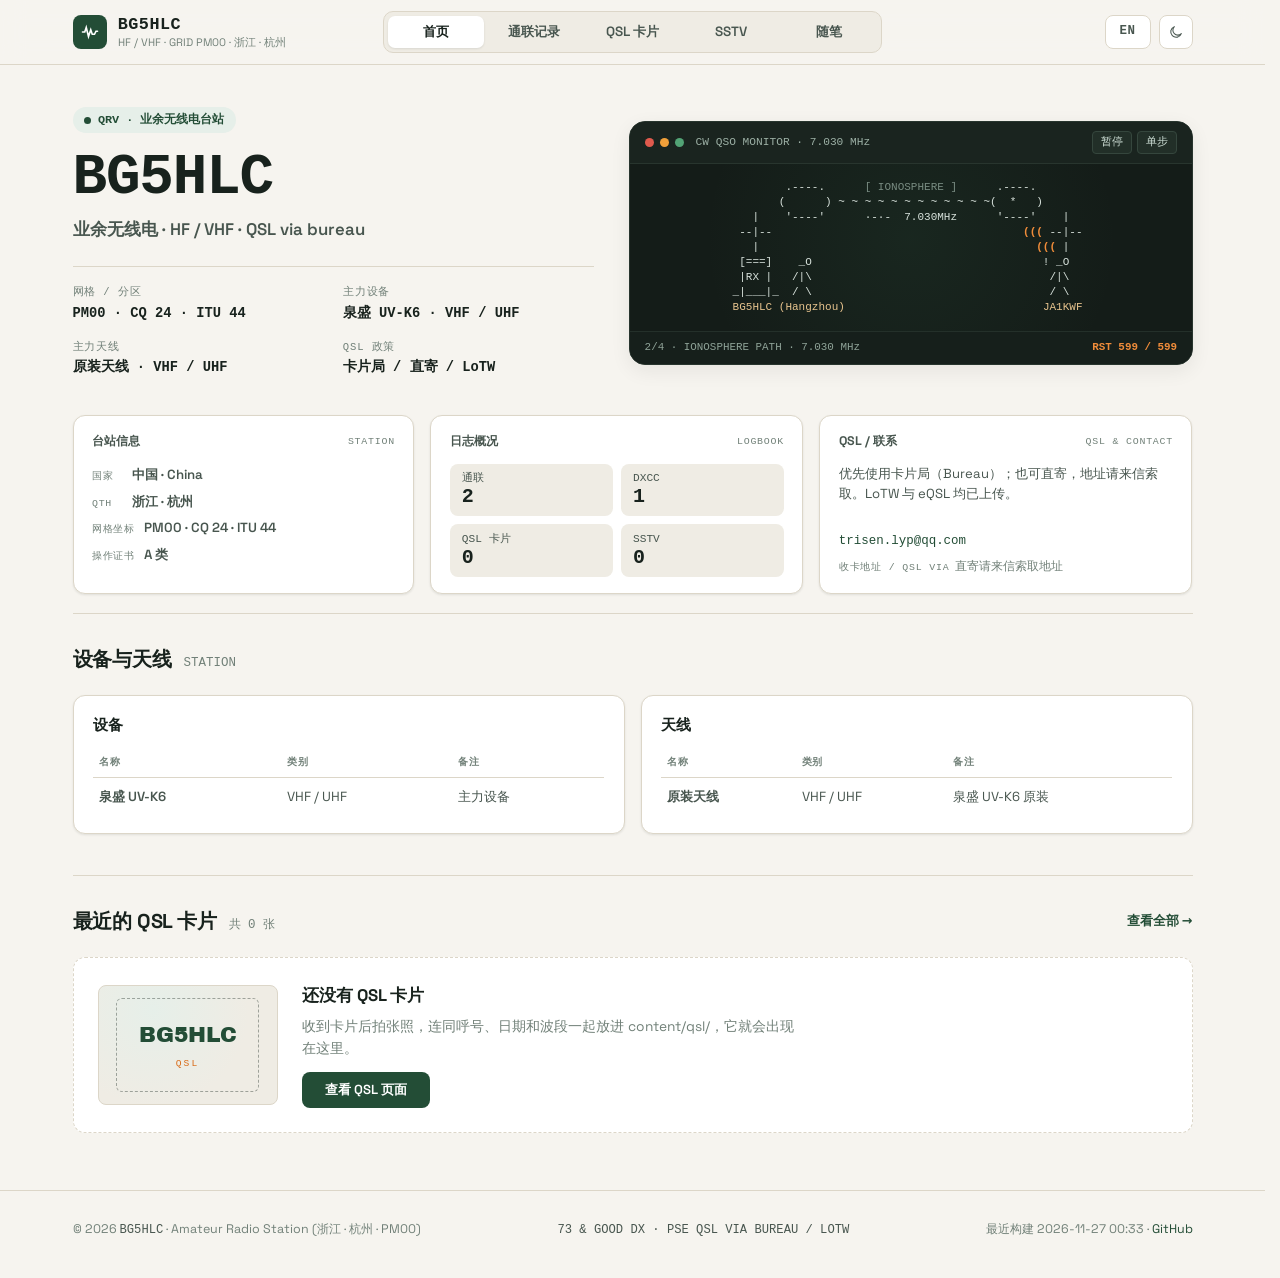
<file: index.html>
<!doctype html>
<html lang="zh-CN" data-theme="light" data-theme-mode="light">
<head>
<meta charset="utf-8">
<meta name="viewport" content="width=device-width, initial-scale=1">
<title>BG5HLC · 首页</title>
<meta name="description" content="记录我的业余无线电通联、交换到的 QSL 卡片、收到的 SSTV 图像，以及折腾天线和设备的笔记。">
<meta name="color-scheme" content="light dark">
<meta name="theme-color" content="#f6f4ef">
<meta name="generator" content="bg5hlc-sitegen 4.0.0">
<meta property="og:type" content="website">
<meta property="og:site_name" content="BG5HLC">
<meta property="og:title" content="BG5HLC · 首页">
<meta property="og:description" content="记录我的业余无线电通联、交换到的 QSL 卡片、收到的 SSTV 图像，以及折腾天线和设备的笔记。">
<link rel="alternate" hreflang="zh-CN" href="https://leeyongpeng.github.io/bg5hlc/index.html"><link rel="alternate" hreflang="en" href="https://leeyongpeng.github.io/bg5hlc/en/index.html">
<link rel="icon" href="assets/favicon.svg" type="image/svg+xml">
<link rel="preload" href="assets/fonts/archivo-black-latin-400.woff2" as="font" type="font/woff2" crossorigin>
<link rel="preload" href="assets/fonts/space-grotesk-latin-var.woff2" as="font" type="font/woff2" crossorigin>
<script>
(function () {
  var root = document.documentElement;
  var saved = null;
  try { saved = localStorage.getItem("bg5hlc-theme"); } catch (e) {}
  var systemDark = window.matchMedia ? window.matchMedia("(prefers-color-scheme: dark)").matches : false;
  var mode = "light";
  if (saved === "light" || saved === "dark") mode = saved;
  else if (saved === "auto") mode = systemDark ? "dark" : "light";
  root.setAttribute("data-theme", mode);
  root.setAttribute("data-theme-mode", mode);
})();
</script>
<link rel="stylesheet" href="assets/css/site-v2.css?v=202611270033">
</head>
<body class="page-home skin-v2">

<a class="skip-link" href="#main">跳到主要内容</a>
<header class="site-header"><div class="wrap header-inner"><a class="brand" href="index.html" aria-label="BG5HLC — 返回首页"><span class="brand-badge" aria-hidden="true"><svg viewBox="0 0 24 24" fill="none" stroke="currentColor" stroke-width="2.2" stroke-linecap="round"><path d="M2 12h3l2-6 3 12 3-9 2 6h3l2-4h2"/></svg></span><span class="brand-title"><strong>BG5HLC</strong><span>HF / VHF · GRID PM00 · 浙江 · 杭州</span></span></a><nav class="nav-tabs" aria-label="nav"><a class="nav-tab is-active" href="index.html" aria-current="page">首页</a><a class="nav-tab" href="qso.html">通联记录</a><a class="nav-tab" href="qsl.html">QSL 卡片</a><a class="nav-tab" href="sstv.html">SSTV</a><a class="nav-tab" href="notes.html">随笔</a></nav><div class="header-actions"><a class="lang-btn" href="en/index.html" hreflang="en">EN</a><button type="button" class="theme-btn" id="theme-toggle" data-label-light="切换深色模式" data-label-dark="切换浅色纸白" aria-label="切换深色模式"><span class="theme-icon theme-icon-moon" aria-hidden="true"><svg viewBox="0 0 24 24" fill="none" stroke="currentColor" stroke-width="1.6" stroke-linecap="round" stroke-linejoin="round"><path d="M20 14.5A8.2 8.2 0 1 1 9.5 4a6.6 6.6 0 0 0 10.5 10.5z"/></svg></span><span class="theme-icon theme-icon-sun" aria-hidden="true"><svg viewBox="0 0 24 24" fill="none" stroke="currentColor" stroke-width="1.6" stroke-linecap="round"><circle cx="12" cy="12" r="4.2"/><path d="M12 2.6v2.2M12 19.2v2.2M2.6 12h2.2M19.2 12h2.2M5.4 5.4l1.6 1.6M17 17l1.6 1.6M18.6 5.4L17 7M7 17l-1.6 1.6"/></svg></span></button></div></div></header>
<main id="main" class="wrap">
<section class="hero"><div class="hero-copy"><div class="hero-status"><i class="pulse-dot"></i>QRV · 业余无线电台站</div><h1 class="hero-call">BG5HLC</h1><p class="hero-subtitle">业余无线电 · HF / VHF · QSL via bureau</p><div class="hero-specs"><div><span>网格 / 分区</span><strong>PM00 · CQ 24 · ITU 44</strong></div><div><span>主力设备</span><strong>泉盛 UV-K6 · VHF / UHF</strong></div><div><span>主力天线</span><strong>原装天线 · VHF / UHF</strong></div><div><span>QSL 政策</span><strong>卡片局 / 直寄 / LoTW</strong></div></div></div><div class="ascii-terminal"><div class="terminal-header"><div class="terminal-dots"><i></i><i></i><i></i><span style="margin-left:6px;">CW QSO MONITOR · 7.030 MHz</span></div><div class="terminal-actions"><button type="button" class="t-btn" id="ascii-pause" data-pause="暂停" data-play="播放">暂停</button><button type="button" class="t-btn" id="ascii-step">单步</button></div></div><div class="ascii-viewport"><pre class="ascii-canvas" id="ascii-canvas"></pre></div><div class="terminal-footer"><span id="ascii-status">1/4 · CQ CQ DE BG5HLC K</span><strong>RST 599 / 599</strong></div></div></section><section class="console-strip" aria-label="station overview"><div class="strip-card"><div class="strip-head">台站信息 <span>STATION</span></div><div class="info-lines"><div class="info-line"><span>国家</span><strong>中国 · China</strong></div><div class="info-line"><span>QTH</span><strong>浙江 · 杭州</strong></div><div class="info-line"><span>网格坐标</span><strong>PM00 · CQ 24 · ITU 44</strong></div><div class="info-line"><span>操作证书</span><strong>A 类</strong></div></div></div><div class="strip-card"><div class="strip-head">日志概况 <span>LOGBOOK</span></div><div class="solar-pills logbook-pills"><span class="s-pill">通联 <b>2</b></span><span class="s-pill">DXCC <b>1</b></span><span class="s-pill">QSL 卡片 <b>0</b></span><span class="s-pill">SSTV <b>0</b></span></div></div><div class="strip-card"><div class="strip-head">QSL / 联系 <span>QSL &amp; CONTACT</span></div><div class="strip-card-body"><p class="strip-text">优先使用卡片局（Bureau）；也可直寄，地址请来信索取。LoTW 与 eQSL 均已上传。</p><div class="contact-links"><a href="mailto:trisen.lyp@qq.com">trisen.lyp@qq.com</a><span class="contact-line"><span>收卡地址 / QSL VIA</span>直寄请来信索取地址</span></div></div></div></section><section class="section-block" id="station"><div class="section-bar"><div class="section-heading"><h2>设备与天线</h2><span>STATION</span></div></div><section class="station-grid"><div class="panel"><h2 class="panel-title">设备</h2><table class="spec-table"><thead><tr><th scope="col">名称</th><th scope="col">类别</th><th scope="col">备注</th></tr></thead><tbody><tr><td class="spec-name">泉盛 UV-K6</td><td>VHF / UHF</td><td class="muted">主力设备</td></tr></tbody></table></div><div class="panel"><h2 class="panel-title">天线</h2><table class="spec-table"><thead><tr><th scope="col">名称</th><th scope="col">类别</th><th scope="col">备注</th></tr></thead><tbody><tr><td class="spec-name">原装天线</td><td>VHF / UHF</td><td class="muted">泉盛 UV-K6 原装</td></tr></tbody></table></div></section></section><section class="section-block" id="qsl"><div class="section-bar"><div class="section-heading"><h2>最近的 QSL 卡片</h2><span>共 0 张</span></div><a class="text-link" href="qsl.html">查看全部 <span aria-hidden="true">→</span></a></div><div class="qsl-empty"><div class="qsl-empty-art" aria-hidden="true"><span>BG5HLC</span><small>QSL</small></div><div class="qsl-empty-copy"><h3>还没有 QSL 卡片</h3><p>收到卡片后拍张照，连同呼号、日期和波段一起放进 content/qsl/，它就会出现在这里。</p><a class="btn-v2" href="qsl.html">查看 QSL 页面</a></div></div></section>
</main>
<footer class="site-footer">
  <div class="wrap footer-inner">
    <span>© 2026 <code>BG5HLC</code> · Amateur Radio Station (浙江 · 杭州 · PM00)</span>
    <span><code>73 &amp; GOOD DX · PSE QSL VIA BUREAU / LOTW</code></span>
    <span>最近构建 2026-11-27 00:33 · <a href="https://github.com/leeyongpeng" target="_blank" rel="noopener">GitHub</a></span>
  </div>
</footer>

<script src="assets/js/site-v2.js?v=202611270033" defer></script>
</body>
</html>
</file>
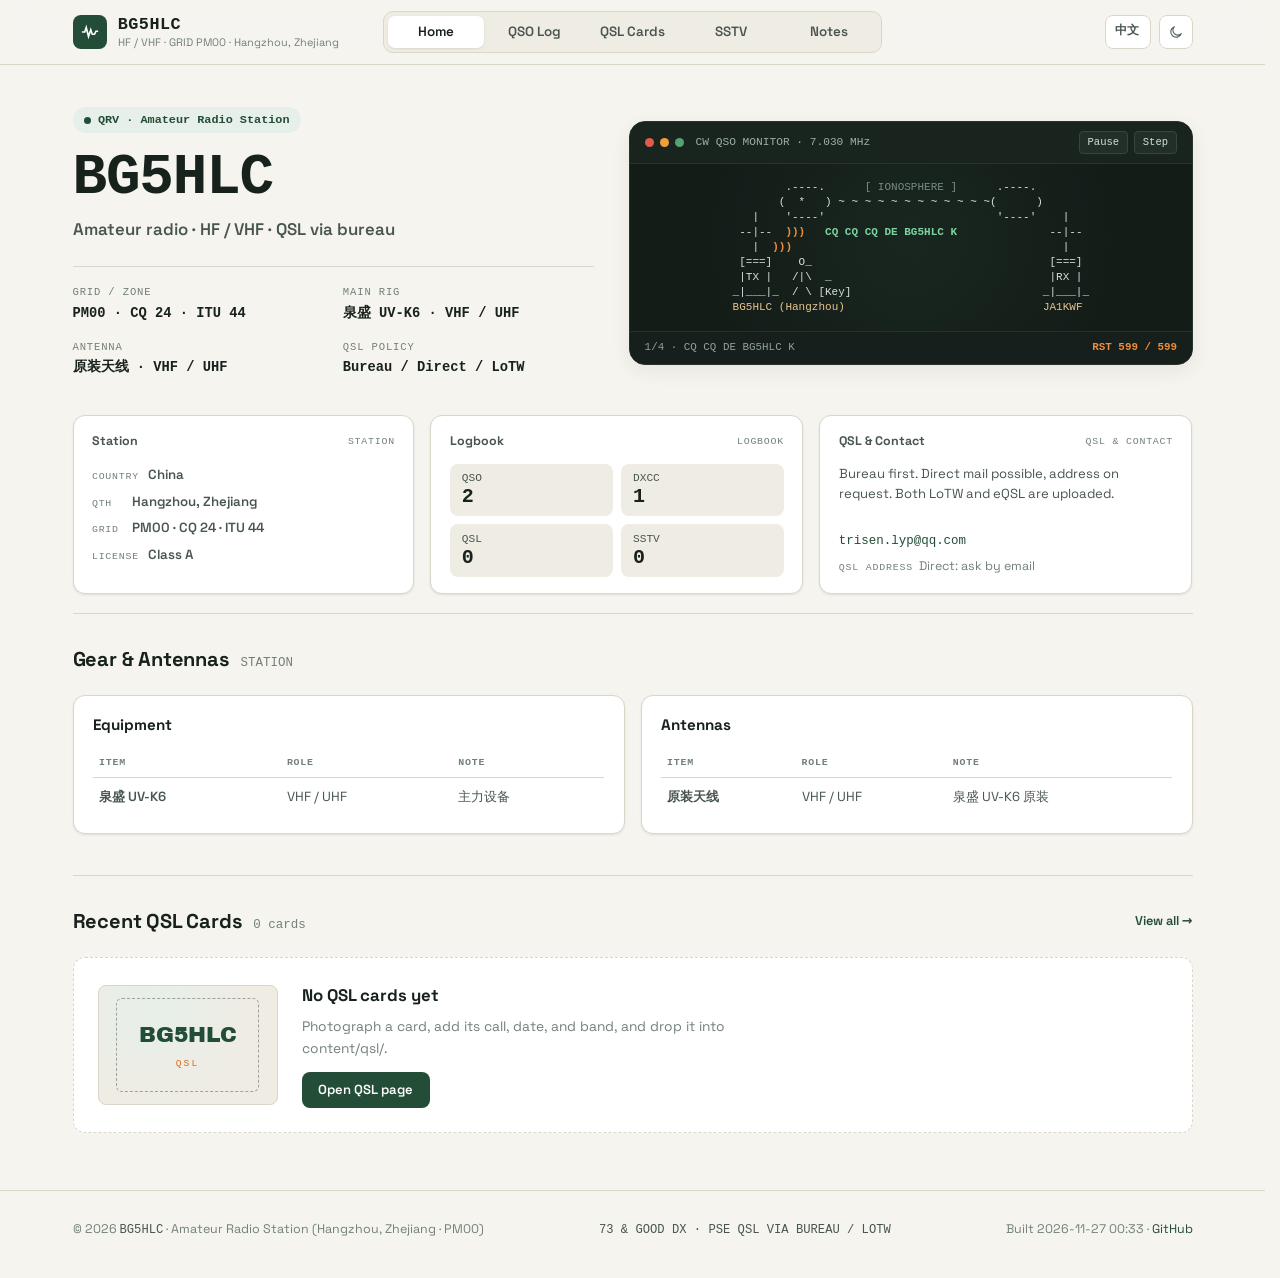
<file: en/index.html>
<!doctype html>
<html lang="en" data-theme="light" data-theme-mode="light">
<head>
<meta charset="utf-8">
<meta name="viewport" content="width=device-width, initial-scale=1">
<title>BG5HLC · Home</title>
<meta name="description" content="A personal logbook of QSOs, QSL cards, and SSTV pictures received on the air.">
<meta name="color-scheme" content="light dark">
<meta name="theme-color" content="#f6f4ef">
<meta name="generator" content="bg5hlc-sitegen 4.0.0">
<meta property="og:type" content="website">
<meta property="og:site_name" content="BG5HLC">
<meta property="og:title" content="BG5HLC · Home">
<meta property="og:description" content="A personal logbook of QSOs, QSL cards, and SSTV pictures received on the air.">
<link rel="alternate" hreflang="zh-CN" href="https://leeyongpeng.github.io/bg5hlc/index.html"><link rel="alternate" hreflang="en" href="https://leeyongpeng.github.io/bg5hlc/en/index.html">
<link rel="icon" href="../assets/favicon.svg" type="image/svg+xml">
<link rel="preload" href="../assets/fonts/archivo-black-latin-400.woff2" as="font" type="font/woff2" crossorigin>
<link rel="preload" href="../assets/fonts/space-grotesk-latin-var.woff2" as="font" type="font/woff2" crossorigin>
<script>
(function () {
  var root = document.documentElement;
  var saved = null;
  try { saved = localStorage.getItem("bg5hlc-theme"); } catch (e) {}
  var systemDark = window.matchMedia ? window.matchMedia("(prefers-color-scheme: dark)").matches : false;
  var mode = "light";
  if (saved === "light" || saved === "dark") mode = saved;
  else if (saved === "auto") mode = systemDark ? "dark" : "light";
  root.setAttribute("data-theme", mode);
  root.setAttribute("data-theme-mode", mode);
})();
</script>
<link rel="stylesheet" href="../assets/css/site-v2.css?v=202611270033">
</head>
<body class="page-home skin-v2">

<a class="skip-link" href="#main">Skip to content</a>
<header class="site-header"><div class="wrap header-inner"><a class="brand" href="../en/index.html" aria-label="BG5HLC — Back to home"><span class="brand-badge" aria-hidden="true"><svg viewBox="0 0 24 24" fill="none" stroke="currentColor" stroke-width="2.2" stroke-linecap="round"><path d="M2 12h3l2-6 3 12 3-9 2 6h3l2-4h2"/></svg></span><span class="brand-title"><strong>BG5HLC</strong><span>HF / VHF · GRID PM00 · Hangzhou, Zhejiang</span></span></a><nav class="nav-tabs" aria-label="nav"><a class="nav-tab is-active" href="../en/index.html" aria-current="page">Home</a><a class="nav-tab" href="../en/qso.html">QSO Log</a><a class="nav-tab" href="../en/qsl.html">QSL Cards</a><a class="nav-tab" href="../en/sstv.html">SSTV</a><a class="nav-tab" href="../en/notes.html">Notes</a></nav><div class="header-actions"><a class="lang-btn" href="../index.html" hreflang="zh">中文</a><button type="button" class="theme-btn" id="theme-toggle" data-label-light="Switch to dark" data-label-dark="Switch to light" aria-label="Switch to dark"><span class="theme-icon theme-icon-moon" aria-hidden="true"><svg viewBox="0 0 24 24" fill="none" stroke="currentColor" stroke-width="1.6" stroke-linecap="round" stroke-linejoin="round"><path d="M20 14.5A8.2 8.2 0 1 1 9.5 4a6.6 6.6 0 0 0 10.5 10.5z"/></svg></span><span class="theme-icon theme-icon-sun" aria-hidden="true"><svg viewBox="0 0 24 24" fill="none" stroke="currentColor" stroke-width="1.6" stroke-linecap="round"><circle cx="12" cy="12" r="4.2"/><path d="M12 2.6v2.2M12 19.2v2.2M2.6 12h2.2M19.2 12h2.2M5.4 5.4l1.6 1.6M17 17l1.6 1.6M18.6 5.4L17 7M7 17l-1.6 1.6"/></svg></span></button></div></div></header>
<main id="main" class="wrap">
<section class="hero"><div class="hero-copy"><div class="hero-status"><i class="pulse-dot"></i>QRV · Amateur Radio Station</div><h1 class="hero-call">BG5HLC</h1><p class="hero-subtitle">Amateur radio · HF / VHF · QSL via bureau</p><div class="hero-specs"><div><span>GRID / ZONE</span><strong>PM00 · CQ 24 · ITU 44</strong></div><div><span>MAIN RIG</span><strong>泉盛 UV-K6 · VHF / UHF</strong></div><div><span>ANTENNA</span><strong>原装天线 · VHF / UHF</strong></div><div><span>QSL POLICY</span><strong>Bureau / Direct / LoTW</strong></div></div></div><div class="ascii-terminal"><div class="terminal-header"><div class="terminal-dots"><i></i><i></i><i></i><span style="margin-left:6px;">CW QSO MONITOR · 7.030 MHz</span></div><div class="terminal-actions"><button type="button" class="t-btn" id="ascii-pause" data-pause="Pause" data-play="Play">Pause</button><button type="button" class="t-btn" id="ascii-step">Step</button></div></div><div class="ascii-viewport"><pre class="ascii-canvas" id="ascii-canvas"></pre></div><div class="terminal-footer"><span id="ascii-status">1/4 · CQ CQ DE BG5HLC K</span><strong>RST 599 / 599</strong></div></div></section><section class="console-strip" aria-label="station overview"><div class="strip-card"><div class="strip-head">Station <span>STATION</span></div><div class="info-lines"><div class="info-line"><span>Country</span><strong>China</strong></div><div class="info-line"><span>QTH</span><strong>Hangzhou, Zhejiang</strong></div><div class="info-line"><span>Grid</span><strong>PM00 · CQ 24 · ITU 44</strong></div><div class="info-line"><span>License</span><strong>Class A</strong></div></div></div><div class="strip-card"><div class="strip-head">Logbook <span>LOGBOOK</span></div><div class="solar-pills logbook-pills"><span class="s-pill">QSO <b>2</b></span><span class="s-pill">DXCC <b>1</b></span><span class="s-pill">QSL <b>0</b></span><span class="s-pill">SSTV <b>0</b></span></div></div><div class="strip-card"><div class="strip-head">QSL &amp; Contact <span>QSL &amp; CONTACT</span></div><div class="strip-card-body"><p class="strip-text">Bureau first. Direct mail possible, address on request. Both LoTW and eQSL are uploaded.</p><div class="contact-links"><a href="mailto:trisen.lyp@qq.com">trisen.lyp@qq.com</a><span class="contact-line"><span>QSL address</span>Direct: ask by email</span></div></div></div></section><section class="section-block" id="station"><div class="section-bar"><div class="section-heading"><h2>Gear &amp; Antennas</h2><span>STATION</span></div></div><section class="station-grid"><div class="panel"><h2 class="panel-title">Equipment</h2><table class="spec-table"><thead><tr><th scope="col">Item</th><th scope="col">Role</th><th scope="col">Note</th></tr></thead><tbody><tr><td class="spec-name">泉盛 UV-K6</td><td>VHF / UHF</td><td class="muted">主力设备</td></tr></tbody></table></div><div class="panel"><h2 class="panel-title">Antennas</h2><table class="spec-table"><thead><tr><th scope="col">Item</th><th scope="col">Role</th><th scope="col">Note</th></tr></thead><tbody><tr><td class="spec-name">原装天线</td><td>VHF / UHF</td><td class="muted">泉盛 UV-K6 原装</td></tr></tbody></table></div></section></section><section class="section-block" id="qsl"><div class="section-bar"><div class="section-heading"><h2>Recent QSL Cards</h2><span>0 cards</span></div><a class="text-link" href="../en/qsl.html">View all <span aria-hidden="true">→</span></a></div><div class="qsl-empty"><div class="qsl-empty-art" aria-hidden="true"><span>BG5HLC</span><small>QSL</small></div><div class="qsl-empty-copy"><h3>No QSL cards yet</h3><p>Photograph a card, add its call, date, and band, and drop it into content/qsl/.</p><a class="btn-v2" href="../en/qsl.html">Open QSL page</a></div></div></section>
</main>
<footer class="site-footer">
  <div class="wrap footer-inner">
    <span>© 2026 <code>BG5HLC</code> · Amateur Radio Station (Hangzhou, Zhejiang · PM00)</span>
    <span><code>73 &amp; GOOD DX · PSE QSL VIA BUREAU / LOTW</code></span>
    <span>Built 2026-11-27 00:33 · <a href="https://github.com/leeyongpeng" target="_blank" rel="noopener">GitHub</a></span>
  </div>
</footer>

<script src="../assets/js/site-v2.js?v=202611270033" defer></script>
</body>
</html>
</file>
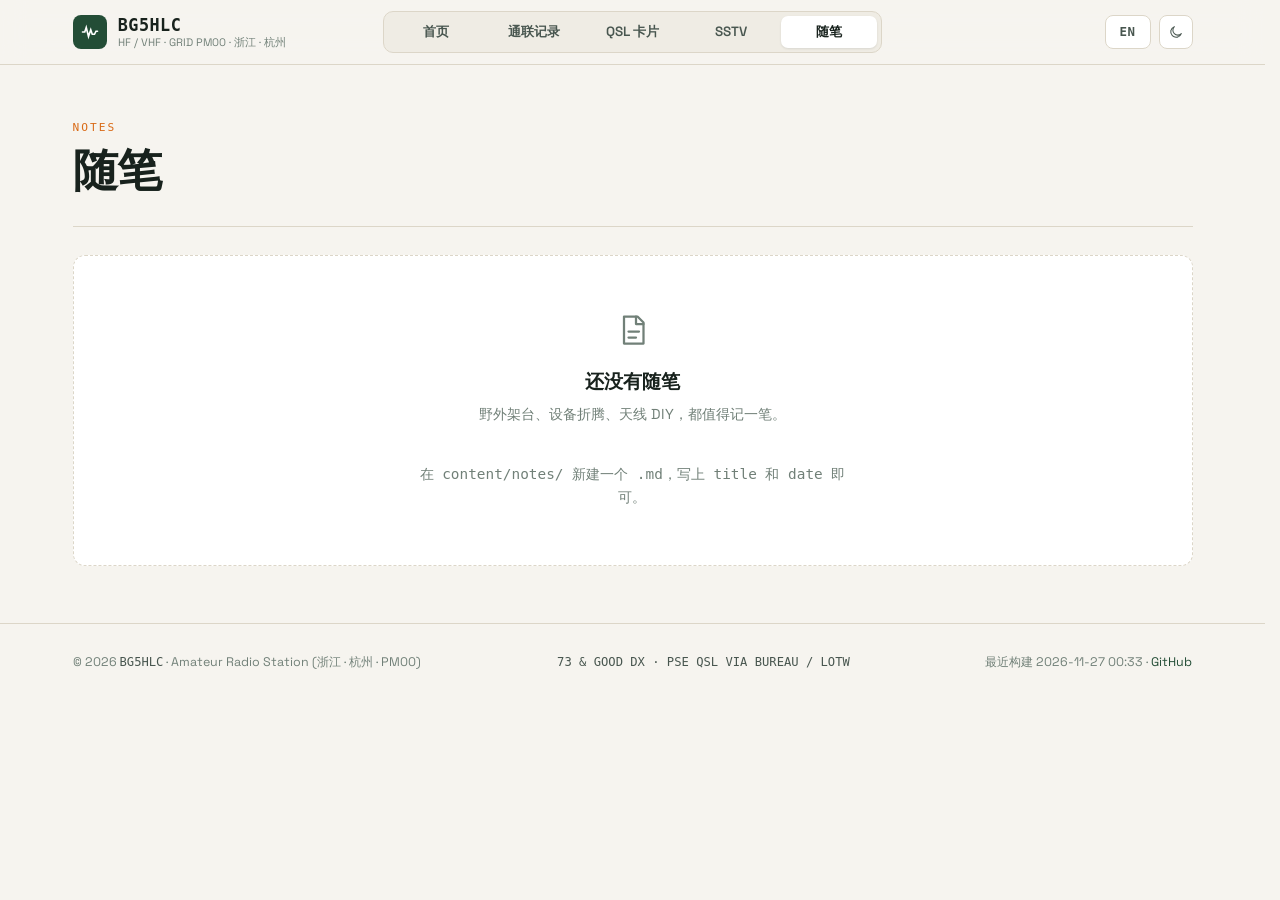
<file: notes.html>
<!doctype html>
<html lang="zh-CN" data-theme="light" data-theme-mode="light">
<head>
<meta charset="utf-8">
<meta name="viewport" content="width=device-width, initial-scale=1">
<title>随笔 — BG5HLC</title>
<meta name="description" content="架台记录、设备评测、天线实验，以及一些和无线电有关的碎碎念。">
<meta name="color-scheme" content="light dark">
<meta name="theme-color" content="#f6f4ef">
<meta name="generator" content="bg5hlc-sitegen 4.0.0">
<meta property="og:type" content="website">
<meta property="og:site_name" content="BG5HLC">
<meta property="og:title" content="随笔 — BG5HLC">
<meta property="og:description" content="架台记录、设备评测、天线实验，以及一些和无线电有关的碎碎念。">
<link rel="alternate" hreflang="zh-CN" href="https://leeyongpeng.github.io/bg5hlc/notes.html"><link rel="alternate" hreflang="en" href="https://leeyongpeng.github.io/bg5hlc/en/notes.html">
<link rel="icon" href="assets/favicon.svg" type="image/svg+xml">
<link rel="preload" href="assets/fonts/archivo-black-latin-400.woff2" as="font" type="font/woff2" crossorigin>
<link rel="preload" href="assets/fonts/space-grotesk-latin-var.woff2" as="font" type="font/woff2" crossorigin>
<script>
(function () {
  var root = document.documentElement;
  var saved = null;
  try { saved = localStorage.getItem("bg5hlc-theme"); } catch (e) {}
  var systemDark = window.matchMedia ? window.matchMedia("(prefers-color-scheme: dark)").matches : false;
  var mode = "light";
  if (saved === "light" || saved === "dark") mode = saved;
  else if (saved === "auto") mode = systemDark ? "dark" : "light";
  root.setAttribute("data-theme", mode);
  root.setAttribute("data-theme-mode", mode);
})();
</script>
<link rel="stylesheet" href="assets/css/site-v2.css?v=202611270033">
</head>
<body class="page-notes skin-v2">

<a class="skip-link" href="#main">跳到主要内容</a>
<header class="site-header"><div class="wrap header-inner"><a class="brand" href="index.html" aria-label="BG5HLC — 返回首页"><span class="brand-badge" aria-hidden="true"><svg viewBox="0 0 24 24" fill="none" stroke="currentColor" stroke-width="2.2" stroke-linecap="round"><path d="M2 12h3l2-6 3 12 3-9 2 6h3l2-4h2"/></svg></span><span class="brand-title"><strong>BG5HLC</strong><span>HF / VHF · GRID PM00 · 浙江 · 杭州</span></span></a><nav class="nav-tabs" aria-label="nav"><a class="nav-tab" href="index.html">首页</a><a class="nav-tab" href="qso.html">通联记录</a><a class="nav-tab" href="qsl.html">QSL 卡片</a><a class="nav-tab" href="sstv.html">SSTV</a><a class="nav-tab is-active" href="notes.html" aria-current="page">随笔</a></nav><div class="header-actions"><a class="lang-btn" href="en/notes.html" hreflang="en">EN</a><button type="button" class="theme-btn" id="theme-toggle" data-label-light="切换深色模式" data-label-dark="切换浅色纸白" aria-label="切换深色模式"><span class="theme-icon theme-icon-moon" aria-hidden="true"><svg viewBox="0 0 24 24" fill="none" stroke="currentColor" stroke-width="1.6" stroke-linecap="round" stroke-linejoin="round"><path d="M20 14.5A8.2 8.2 0 1 1 9.5 4a6.6 6.6 0 0 0 10.5 10.5z"/></svg></span><span class="theme-icon theme-icon-sun" aria-hidden="true"><svg viewBox="0 0 24 24" fill="none" stroke="currentColor" stroke-width="1.6" stroke-linecap="round"><circle cx="12" cy="12" r="4.2"/><path d="M12 2.6v2.2M12 19.2v2.2M2.6 12h2.2M19.2 12h2.2M5.4 5.4l1.6 1.6M17 17l1.6 1.6M18.6 5.4L17 7M7 17l-1.6 1.6"/></svg></span></button></div></div></header>
<main id="main" class="wrap">
<section class="page-head"><p class="kicker">NOTES</p><h1 class="page-title">随笔</h1></section><section class="section-block"><div class="empty-v2"><div class="empty-v2-icon" aria-hidden="true"><svg class="empty-icon" viewBox="0 0 24 24" fill="none" stroke="currentColor" stroke-width="1.5" stroke-linecap="round" stroke-linejoin="round"><path d="M6 3h9l4 4v14H6z"/><path d="M14 3v5h5M9 13h7M9 17h5"/></svg></div><h2>还没有随笔</h2><p>野外架台、设备折腾、天线 DIY，都值得记一笔。</p><p class="empty-hint-v2">在 content/notes/ 新建一个 .md，写上 title 和 date 即可。</p></div></section>
</main>
<footer class="site-footer">
  <div class="wrap footer-inner">
    <span>© 2026 <code>BG5HLC</code> · Amateur Radio Station (浙江 · 杭州 · PM00)</span>
    <span><code>73 &amp; GOOD DX · PSE QSL VIA BUREAU / LOTW</code></span>
    <span>最近构建 2026-11-27 00:33 · <a href="https://github.com/leeyongpeng" target="_blank" rel="noopener">GitHub</a></span>
  </div>
</footer>

<script src="assets/js/site-v2.js?v=202611270033" defer></script>
</body>
</html>
</file>
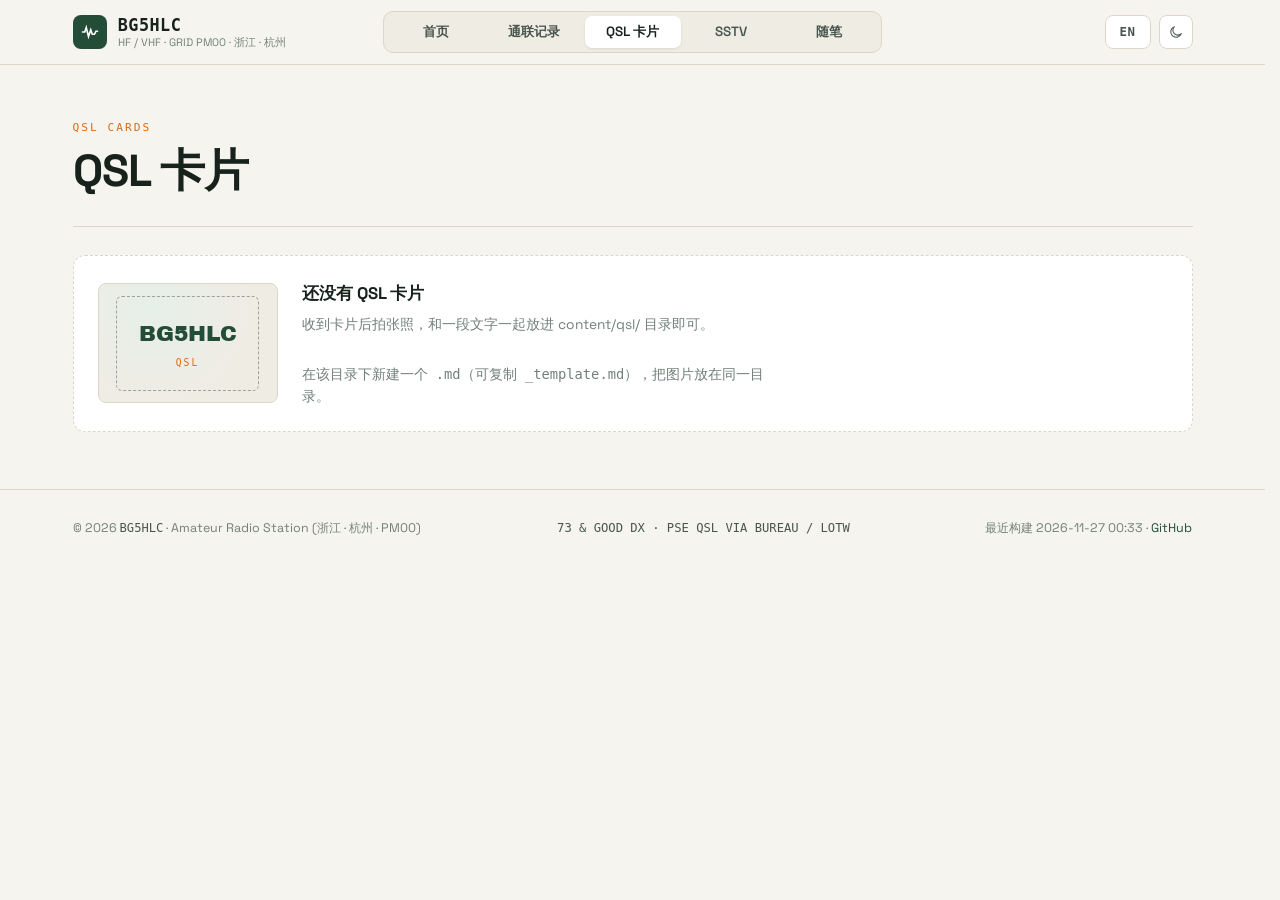
<file: qsl.html>
<!doctype html>
<html lang="zh-CN" data-theme="light" data-theme-mode="light">
<head>
<meta charset="utf-8">
<meta name="viewport" content="width=device-width, initial-scale=1">
<title>QSL 卡片 — BG5HLC</title>
<meta name="description" content="从各个国家寄来的卡片，按收到年份归档。点开可以看大图。">
<meta name="color-scheme" content="light dark">
<meta name="theme-color" content="#f6f4ef">
<meta name="generator" content="bg5hlc-sitegen 4.0.0">
<meta property="og:type" content="website">
<meta property="og:site_name" content="BG5HLC">
<meta property="og:title" content="QSL 卡片 — BG5HLC">
<meta property="og:description" content="从各个国家寄来的卡片，按收到年份归档。点开可以看大图。">
<link rel="alternate" hreflang="zh-CN" href="https://leeyongpeng.github.io/bg5hlc/qsl.html"><link rel="alternate" hreflang="en" href="https://leeyongpeng.github.io/bg5hlc/en/qsl.html">
<link rel="icon" href="assets/favicon.svg" type="image/svg+xml">
<link rel="preload" href="assets/fonts/archivo-black-latin-400.woff2" as="font" type="font/woff2" crossorigin>
<link rel="preload" href="assets/fonts/space-grotesk-latin-var.woff2" as="font" type="font/woff2" crossorigin>
<script>
(function () {
  var root = document.documentElement;
  var saved = null;
  try { saved = localStorage.getItem("bg5hlc-theme"); } catch (e) {}
  var systemDark = window.matchMedia ? window.matchMedia("(prefers-color-scheme: dark)").matches : false;
  var mode = "light";
  if (saved === "light" || saved === "dark") mode = saved;
  else if (saved === "auto") mode = systemDark ? "dark" : "light";
  root.setAttribute("data-theme", mode);
  root.setAttribute("data-theme-mode", mode);
})();
</script>
<link rel="stylesheet" href="assets/css/site-v2.css?v=202611270033">
</head>
<body class="page-qsl skin-v2">

<a class="skip-link" href="#main">跳到主要内容</a>
<header class="site-header"><div class="wrap header-inner"><a class="brand" href="index.html" aria-label="BG5HLC — 返回首页"><span class="brand-badge" aria-hidden="true"><svg viewBox="0 0 24 24" fill="none" stroke="currentColor" stroke-width="2.2" stroke-linecap="round"><path d="M2 12h3l2-6 3 12 3-9 2 6h3l2-4h2"/></svg></span><span class="brand-title"><strong>BG5HLC</strong><span>HF / VHF · GRID PM00 · 浙江 · 杭州</span></span></a><nav class="nav-tabs" aria-label="nav"><a class="nav-tab" href="index.html">首页</a><a class="nav-tab" href="qso.html">通联记录</a><a class="nav-tab is-active" href="qsl.html" aria-current="page">QSL 卡片</a><a class="nav-tab" href="sstv.html">SSTV</a><a class="nav-tab" href="notes.html">随笔</a></nav><div class="header-actions"><a class="lang-btn" href="en/qsl.html" hreflang="en">EN</a><button type="button" class="theme-btn" id="theme-toggle" data-label-light="切换深色模式" data-label-dark="切换浅色纸白" aria-label="切换深色模式"><span class="theme-icon theme-icon-moon" aria-hidden="true"><svg viewBox="0 0 24 24" fill="none" stroke="currentColor" stroke-width="1.6" stroke-linecap="round" stroke-linejoin="round"><path d="M20 14.5A8.2 8.2 0 1 1 9.5 4a6.6 6.6 0 0 0 10.5 10.5z"/></svg></span><span class="theme-icon theme-icon-sun" aria-hidden="true"><svg viewBox="0 0 24 24" fill="none" stroke="currentColor" stroke-width="1.6" stroke-linecap="round"><circle cx="12" cy="12" r="4.2"/><path d="M12 2.6v2.2M12 19.2v2.2M2.6 12h2.2M19.2 12h2.2M5.4 5.4l1.6 1.6M17 17l1.6 1.6M18.6 5.4L17 7M7 17l-1.6 1.6"/></svg></span></button></div></div></header>
<main id="main" class="wrap">
<section class="page-head"><p class="kicker">QSL CARDS</p><h1 class="page-title">QSL 卡片</h1></section><section class="section-block"><div class="qsl-empty is-qsl-page"><div class="qsl-empty-art" aria-hidden="true"><span>BG5HLC</span><small>QSL</small></div><div class="qsl-empty-copy"><h3>还没有 QSL 卡片</h3><p>收到卡片后拍张照，和一段文字一起放进 content/qsl/ 目录即可。</p><p class="empty-hint-v2">在该目录下新建一个 .md（可复制 _template.md），把图片放在同一目录。</p></div></div></section>
</main>
<footer class="site-footer">
  <div class="wrap footer-inner">
    <span>© 2026 <code>BG5HLC</code> · Amateur Radio Station (浙江 · 杭州 · PM00)</span>
    <span><code>73 &amp; GOOD DX · PSE QSL VIA BUREAU / LOTW</code></span>
    <span>最近构建 2026-11-27 00:33 · <a href="https://github.com/leeyongpeng" target="_blank" rel="noopener">GitHub</a></span>
  </div>
</footer>
<div class="lightbox-v2" id="lightbox-v2" hidden><button type="button" class="lightbox-v2-close" aria-label="关闭">×</button><img id="lightbox-v2-img" alt=""><p class="lightbox-v2-cap" id="lightbox-v2-cap"></p></div>
<script src="assets/js/site-v2.js?v=202611270033" defer></script>
</body>
</html>
</file>
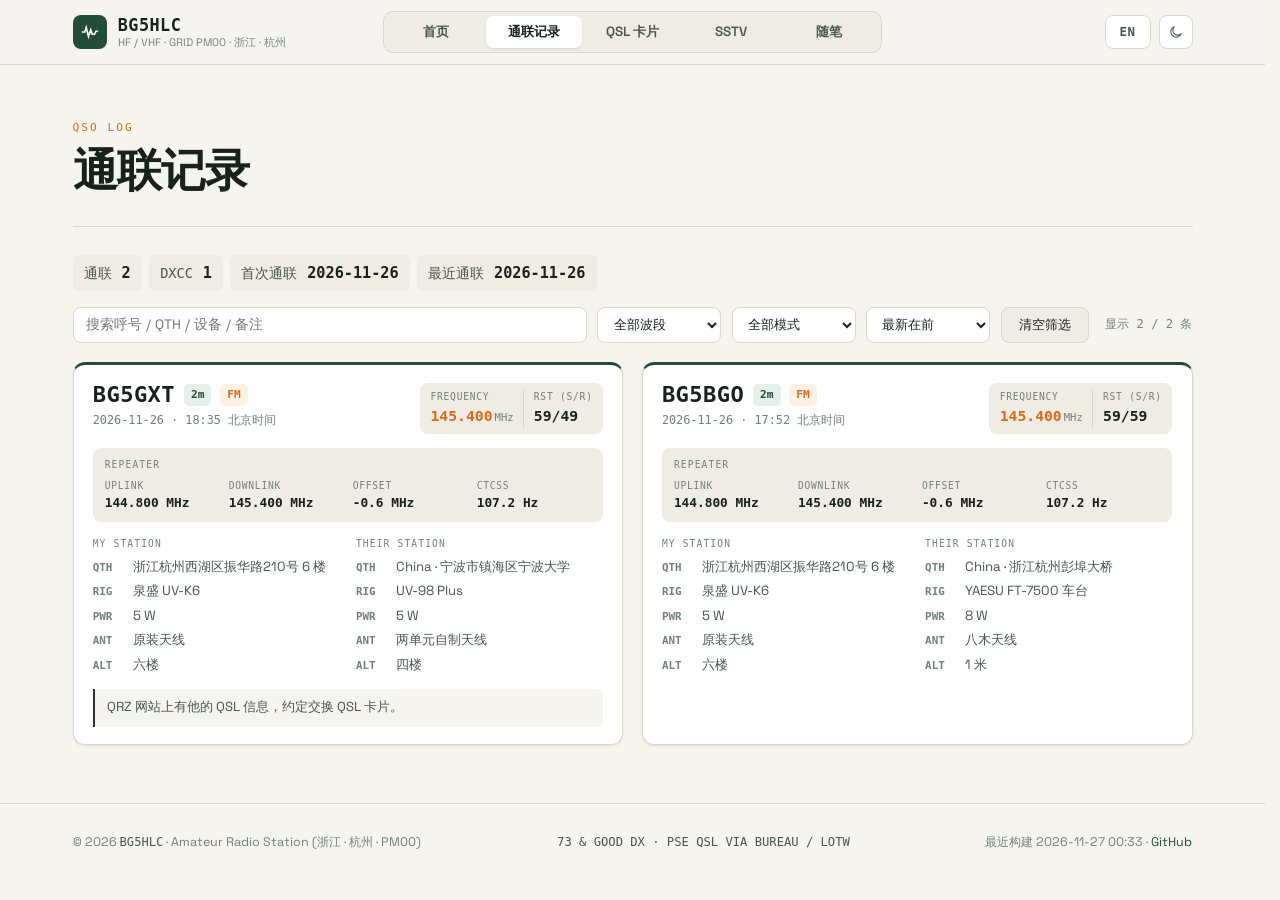
<file: qso.html>
<!doctype html>
<html lang="zh-CN" data-theme="light" data-theme-mode="light">
<head>
<meta charset="utf-8">
<meta name="viewport" content="width=device-width, initial-scale=1">
<title>通联记录 — BG5HLC</title>
<meta name="description" content="按时间倒序排列的全部通联。可以按呼号、QTH、设备搜索，也可以只看某个波段或模式。">
<meta name="color-scheme" content="light dark">
<meta name="theme-color" content="#f6f4ef">
<meta name="generator" content="bg5hlc-sitegen 4.0.0">
<meta property="og:type" content="website">
<meta property="og:site_name" content="BG5HLC">
<meta property="og:title" content="通联记录 — BG5HLC">
<meta property="og:description" content="按时间倒序排列的全部通联。可以按呼号、QTH、设备搜索，也可以只看某个波段或模式。">
<link rel="alternate" hreflang="zh-CN" href="https://leeyongpeng.github.io/bg5hlc/qso.html"><link rel="alternate" hreflang="en" href="https://leeyongpeng.github.io/bg5hlc/en/qso.html">
<link rel="icon" href="assets/favicon.svg" type="image/svg+xml">
<link rel="preload" href="assets/fonts/archivo-black-latin-400.woff2" as="font" type="font/woff2" crossorigin>
<link rel="preload" href="assets/fonts/space-grotesk-latin-var.woff2" as="font" type="font/woff2" crossorigin>
<script>
(function () {
  var root = document.documentElement;
  var saved = null;
  try { saved = localStorage.getItem("bg5hlc-theme"); } catch (e) {}
  var systemDark = window.matchMedia ? window.matchMedia("(prefers-color-scheme: dark)").matches : false;
  var mode = "light";
  if (saved === "light" || saved === "dark") mode = saved;
  else if (saved === "auto") mode = systemDark ? "dark" : "light";
  root.setAttribute("data-theme", mode);
  root.setAttribute("data-theme-mode", mode);
})();
</script>
<link rel="stylesheet" href="assets/css/site-v2.css?v=202611270033">
</head>
<body class="page-qso skin-v2">

<a class="skip-link" href="#main">跳到主要内容</a>
<header class="site-header"><div class="wrap header-inner"><a class="brand" href="index.html" aria-label="BG5HLC — 返回首页"><span class="brand-badge" aria-hidden="true"><svg viewBox="0 0 24 24" fill="none" stroke="currentColor" stroke-width="2.2" stroke-linecap="round"><path d="M2 12h3l2-6 3 12 3-9 2 6h3l2-4h2"/></svg></span><span class="brand-title"><strong>BG5HLC</strong><span>HF / VHF · GRID PM00 · 浙江 · 杭州</span></span></a><nav class="nav-tabs" aria-label="nav"><a class="nav-tab" href="index.html">首页</a><a class="nav-tab is-active" href="qso.html" aria-current="page">通联记录</a><a class="nav-tab" href="qsl.html">QSL 卡片</a><a class="nav-tab" href="sstv.html">SSTV</a><a class="nav-tab" href="notes.html">随笔</a></nav><div class="header-actions"><a class="lang-btn" href="en/qso.html" hreflang="en">EN</a><button type="button" class="theme-btn" id="theme-toggle" data-label-light="切换深色模式" data-label-dark="切换浅色纸白" aria-label="切换深色模式"><span class="theme-icon theme-icon-moon" aria-hidden="true"><svg viewBox="0 0 24 24" fill="none" stroke="currentColor" stroke-width="1.6" stroke-linecap="round" stroke-linejoin="round"><path d="M20 14.5A8.2 8.2 0 1 1 9.5 4a6.6 6.6 0 0 0 10.5 10.5z"/></svg></span><span class="theme-icon theme-icon-sun" aria-hidden="true"><svg viewBox="0 0 24 24" fill="none" stroke="currentColor" stroke-width="1.6" stroke-linecap="round"><circle cx="12" cy="12" r="4.2"/><path d="M12 2.6v2.2M12 19.2v2.2M2.6 12h2.2M19.2 12h2.2M5.4 5.4l1.6 1.6M17 17l1.6 1.6M18.6 5.4L17 7M7 17l-1.6 1.6"/></svg></span></button></div></div></header>
<main id="main" class="wrap">
<section class="page-head"><p class="kicker">QSO LOG</p><h1 class="page-title">通联记录</h1></section><section class="section-block"><div class="qso-summary solar-pills"><span class="s-pill">通联 <b>2</b></span><span class="s-pill">DXCC <b>1</b></span><span class="s-pill">首次通联 <b>2026-11-26</b></span><span class="s-pill">最近通联 <b>2026-11-26</b></span></div><div class="filter-bar is-qso" data-count="显示 {n} / {total} 条"><input type="search" class="filter-input" id="qso-search" placeholder="搜索呼号 / QTH / 设备 / 备注" autocomplete="off"><select class="filter-select" id="qso-band"><option value="">全部波段</option><option value="2m">2m</option></select><select class="filter-select" id="qso-mode"><option value="">全部模式</option><option value="FM">FM</option></select><select class="filter-select" id="qso-sort"><option value="date-desc">最新在前</option><option value="date-asc">最早在前</option><option value="call">按呼号</option></select><button type="button" class="filter-reset" id="qso-reset">清空筛选</button><span class="filter-summary" id="qso-count">显示 2 / 2 条</span></div><div class="qso-grid" id="qso-grid"><article class="qso-card" data-qso data-search="bg5gxt china 宁波市镇海区宁波大学 浙江杭州西湖区振华路210号 6 楼 六楼 泉盛 uv-k6 原装天线 uv-98 plus 5 两单元自制天线 四楼 qrz 网站上有他的 qsl 信息，约定交换 qsl 卡片。  145.400 144.800 -0.6 107.2 5 2m fm" data-band="2m" data-mode="FM" data-date="2026-11-26" data-time="10:35" data-call="BG5GXT"><div class="qso-top"><div class="qso-call-group"><div class="qso-call-row"><span class="qso-call">BG5GXT</span><span class="badge badge-band">2m</span><span class="badge badge-mode">FM</span></div><span class="qso-time">2026-11-26 · 18:35 北京时间</span></div><div class="qso-metrics"><div class="metric-cell"><span class="metric-label">FREQUENCY</span><span class="metric-val is-freq">145.400<small>MHz</small></span></div><div class="metric-cell"><span class="metric-label">RST (S/R)</span><span class="metric-val">59<span class="sep">/</span>49</span></div></div></div><div class="qso-repeater"><div class="repeater-head">REPEATER</div><div class="repeater-grid"><div class="repeater-cell"><span>UPLINK</span><strong>144.800 MHz</strong></div><div class="repeater-cell"><span>DOWNLINK</span><strong>145.400 MHz</strong></div><div class="repeater-cell"><span>OFFSET</span><strong>-0.6 MHz</strong></div><div class="repeater-cell"><span>CTCSS</span><strong>107.2 Hz</strong></div></div></div><div class="qso-stations"><div class="station-block"><div class="station-label">MY STATION</div><dl class="qso-details"><div class="detail-row"><dt>QTH</dt><dd title="浙江杭州西湖区振华路210号 6 楼">浙江杭州西湖区振华路210号 6 楼</dd></div><div class="detail-row"><dt>RIG</dt><dd title="泉盛 UV-K6">泉盛 UV-K6</dd></div><div class="detail-row"><dt>PWR</dt><dd title="5 W">5 W</dd></div><div class="detail-row"><dt>ANT</dt><dd title="原装天线">原装天线</dd></div><div class="detail-row"><dt>ALT</dt><dd title="六楼">六楼</dd></div></dl></div><div class="station-block"><div class="station-label">THEIR STATION</div><dl class="qso-details"><div class="detail-row"><dt>QTH</dt><dd title="China · 宁波市镇海区宁波大学">China · 宁波市镇海区宁波大学</dd></div><div class="detail-row"><dt>RIG</dt><dd title="UV-98 Plus">UV-98 Plus</dd></div><div class="detail-row"><dt>PWR</dt><dd title="5 W">5 W</dd></div><div class="detail-row"><dt>ANT</dt><dd title="两单元自制天线">两单元自制天线</dd></div><div class="detail-row"><dt>ALT</dt><dd title="四楼">四楼</dd></div></dl></div></div><p class="qso-note">QRZ 网站上有他的 QSL 信息，约定交换 QSL 卡片。</p></article><article class="qso-card" data-qso data-search="bg5bgo china 浙江杭州彭埠大桥 浙江杭州西湖区振华路210号 6 楼 六楼 泉盛 uv-k6 原装天线 yaesu ft-7500 车台 8 八木天线 1 米   145.400 144.800 -0.6 107.2 5 2m fm" data-band="2m" data-mode="FM" data-date="2026-11-26" data-time="09:52" data-call="BG5BGO"><div class="qso-top"><div class="qso-call-group"><div class="qso-call-row"><span class="qso-call">BG5BGO</span><span class="badge badge-band">2m</span><span class="badge badge-mode">FM</span></div><span class="qso-time">2026-11-26 · 17:52 北京时间</span></div><div class="qso-metrics"><div class="metric-cell"><span class="metric-label">FREQUENCY</span><span class="metric-val is-freq">145.400<small>MHz</small></span></div><div class="metric-cell"><span class="metric-label">RST (S/R)</span><span class="metric-val">59<span class="sep">/</span>59</span></div></div></div><div class="qso-repeater"><div class="repeater-head">REPEATER</div><div class="repeater-grid"><div class="repeater-cell"><span>UPLINK</span><strong>144.800 MHz</strong></div><div class="repeater-cell"><span>DOWNLINK</span><strong>145.400 MHz</strong></div><div class="repeater-cell"><span>OFFSET</span><strong>-0.6 MHz</strong></div><div class="repeater-cell"><span>CTCSS</span><strong>107.2 Hz</strong></div></div></div><div class="qso-stations"><div class="station-block"><div class="station-label">MY STATION</div><dl class="qso-details"><div class="detail-row"><dt>QTH</dt><dd title="浙江杭州西湖区振华路210号 6 楼">浙江杭州西湖区振华路210号 6 楼</dd></div><div class="detail-row"><dt>RIG</dt><dd title="泉盛 UV-K6">泉盛 UV-K6</dd></div><div class="detail-row"><dt>PWR</dt><dd title="5 W">5 W</dd></div><div class="detail-row"><dt>ANT</dt><dd title="原装天线">原装天线</dd></div><div class="detail-row"><dt>ALT</dt><dd title="六楼">六楼</dd></div></dl></div><div class="station-block"><div class="station-label">THEIR STATION</div><dl class="qso-details"><div class="detail-row"><dt>QTH</dt><dd title="China · 浙江杭州彭埠大桥">China · 浙江杭州彭埠大桥</dd></div><div class="detail-row"><dt>RIG</dt><dd title="YAESU FT-7500 车台">YAESU FT-7500 车台</dd></div><div class="detail-row"><dt>PWR</dt><dd title="8 W">8 W</dd></div><div class="detail-row"><dt>ANT</dt><dd title="八木天线">八木天线</dd></div><div class="detail-row"><dt>ALT</dt><dd title="1 米">1 米</dd></div></dl></div></div></article></div></section>
</main>
<footer class="site-footer">
  <div class="wrap footer-inner">
    <span>© 2026 <code>BG5HLC</code> · Amateur Radio Station (浙江 · 杭州 · PM00)</span>
    <span><code>73 &amp; GOOD DX · PSE QSL VIA BUREAU / LOTW</code></span>
    <span>最近构建 2026-11-27 00:33 · <a href="https://github.com/leeyongpeng" target="_blank" rel="noopener">GitHub</a></span>
  </div>
</footer>

<script src="assets/js/site-v2.js?v=202611270033" defer></script>
</body>
</html>
</file>
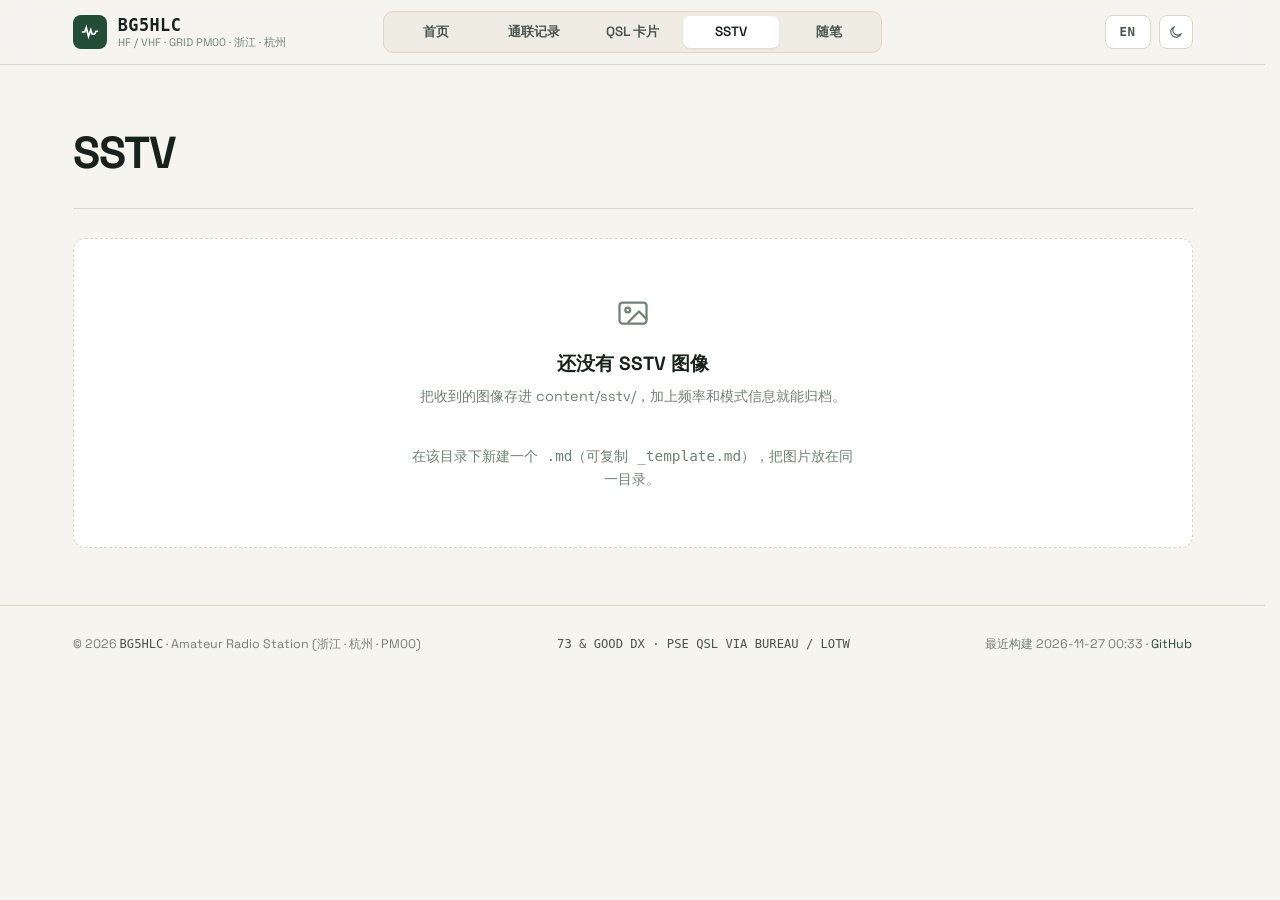
<file: sstv.html>
<!doctype html>
<html lang="zh-CN" data-theme="light" data-theme-mode="light">
<head>
<meta charset="utf-8">
<meta name="viewport" content="width=device-width, initial-scale=1">
<title>SSTV — BG5HLC</title>
<meta name="description" content="在 HF 和 VHF 上收到的 SSTV 图像，保留了原始的画质和噪点。">
<meta name="color-scheme" content="light dark">
<meta name="theme-color" content="#f6f4ef">
<meta name="generator" content="bg5hlc-sitegen 4.0.0">
<meta property="og:type" content="website">
<meta property="og:site_name" content="BG5HLC">
<meta property="og:title" content="SSTV — BG5HLC">
<meta property="og:description" content="在 HF 和 VHF 上收到的 SSTV 图像，保留了原始的画质和噪点。">
<link rel="alternate" hreflang="zh-CN" href="https://leeyongpeng.github.io/bg5hlc/sstv.html"><link rel="alternate" hreflang="en" href="https://leeyongpeng.github.io/bg5hlc/en/sstv.html">
<link rel="icon" href="assets/favicon.svg" type="image/svg+xml">
<link rel="preload" href="assets/fonts/archivo-black-latin-400.woff2" as="font" type="font/woff2" crossorigin>
<link rel="preload" href="assets/fonts/space-grotesk-latin-var.woff2" as="font" type="font/woff2" crossorigin>
<script>
(function () {
  var root = document.documentElement;
  var saved = null;
  try { saved = localStorage.getItem("bg5hlc-theme"); } catch (e) {}
  var systemDark = window.matchMedia ? window.matchMedia("(prefers-color-scheme: dark)").matches : false;
  var mode = "light";
  if (saved === "light" || saved === "dark") mode = saved;
  else if (saved === "auto") mode = systemDark ? "dark" : "light";
  root.setAttribute("data-theme", mode);
  root.setAttribute("data-theme-mode", mode);
})();
</script>
<link rel="stylesheet" href="assets/css/site-v2.css?v=202611270033">
</head>
<body class="page-sstv skin-v2">

<a class="skip-link" href="#main">跳到主要内容</a>
<header class="site-header"><div class="wrap header-inner"><a class="brand" href="index.html" aria-label="BG5HLC — 返回首页"><span class="brand-badge" aria-hidden="true"><svg viewBox="0 0 24 24" fill="none" stroke="currentColor" stroke-width="2.2" stroke-linecap="round"><path d="M2 12h3l2-6 3 12 3-9 2 6h3l2-4h2"/></svg></span><span class="brand-title"><strong>BG5HLC</strong><span>HF / VHF · GRID PM00 · 浙江 · 杭州</span></span></a><nav class="nav-tabs" aria-label="nav"><a class="nav-tab" href="index.html">首页</a><a class="nav-tab" href="qso.html">通联记录</a><a class="nav-tab" href="qsl.html">QSL 卡片</a><a class="nav-tab is-active" href="sstv.html" aria-current="page">SSTV</a><a class="nav-tab" href="notes.html">随笔</a></nav><div class="header-actions"><a class="lang-btn" href="en/sstv.html" hreflang="en">EN</a><button type="button" class="theme-btn" id="theme-toggle" data-label-light="切换深色模式" data-label-dark="切换浅色纸白" aria-label="切换深色模式"><span class="theme-icon theme-icon-moon" aria-hidden="true"><svg viewBox="0 0 24 24" fill="none" stroke="currentColor" stroke-width="1.6" stroke-linecap="round" stroke-linejoin="round"><path d="M20 14.5A8.2 8.2 0 1 1 9.5 4a6.6 6.6 0 0 0 10.5 10.5z"/></svg></span><span class="theme-icon theme-icon-sun" aria-hidden="true"><svg viewBox="0 0 24 24" fill="none" stroke="currentColor" stroke-width="1.6" stroke-linecap="round"><circle cx="12" cy="12" r="4.2"/><path d="M12 2.6v2.2M12 19.2v2.2M2.6 12h2.2M19.2 12h2.2M5.4 5.4l1.6 1.6M17 17l1.6 1.6M18.6 5.4L17 7M7 17l-1.6 1.6"/></svg></span></button></div></div></header>
<main id="main" class="wrap">
<section class="page-head"><h1 class="page-title">SSTV</h1></section><section class="section-block"><div class="empty-v2"><div class="empty-v2-icon" aria-hidden="true"><svg class="empty-icon" viewBox="0 0 24 24" fill="none" stroke="currentColor" stroke-width="1.5" stroke-linecap="round" stroke-linejoin="round"><rect x="3" y="5" width="18" height="14" rx="2"/><circle cx="8.5" cy="10" r="1.6"/><path d="M21 16l-5-5-7 7"/></svg></div><h2>还没有 SSTV 图像</h2><p>把收到的图像存进 content/sstv/，加上频率和模式信息就能归档。</p><p class="empty-hint-v2">在该目录下新建一个 .md（可复制 _template.md），把图片放在同一目录。</p></div></section>
</main>
<footer class="site-footer">
  <div class="wrap footer-inner">
    <span>© 2026 <code>BG5HLC</code> · Amateur Radio Station (浙江 · 杭州 · PM00)</span>
    <span><code>73 &amp; GOOD DX · PSE QSL VIA BUREAU / LOTW</code></span>
    <span>最近构建 2026-11-27 00:33 · <a href="https://github.com/leeyongpeng" target="_blank" rel="noopener">GitHub</a></span>
  </div>
</footer>
<div class="lightbox-v2" id="lightbox-v2" hidden><button type="button" class="lightbox-v2-close" aria-label="关闭">×</button><img id="lightbox-v2-img" alt=""><p class="lightbox-v2-cap" id="lightbox-v2-cap"></p></div>
<script src="assets/js/site-v2.js?v=202611270033" defer></script>
</body>
</html>
</file>
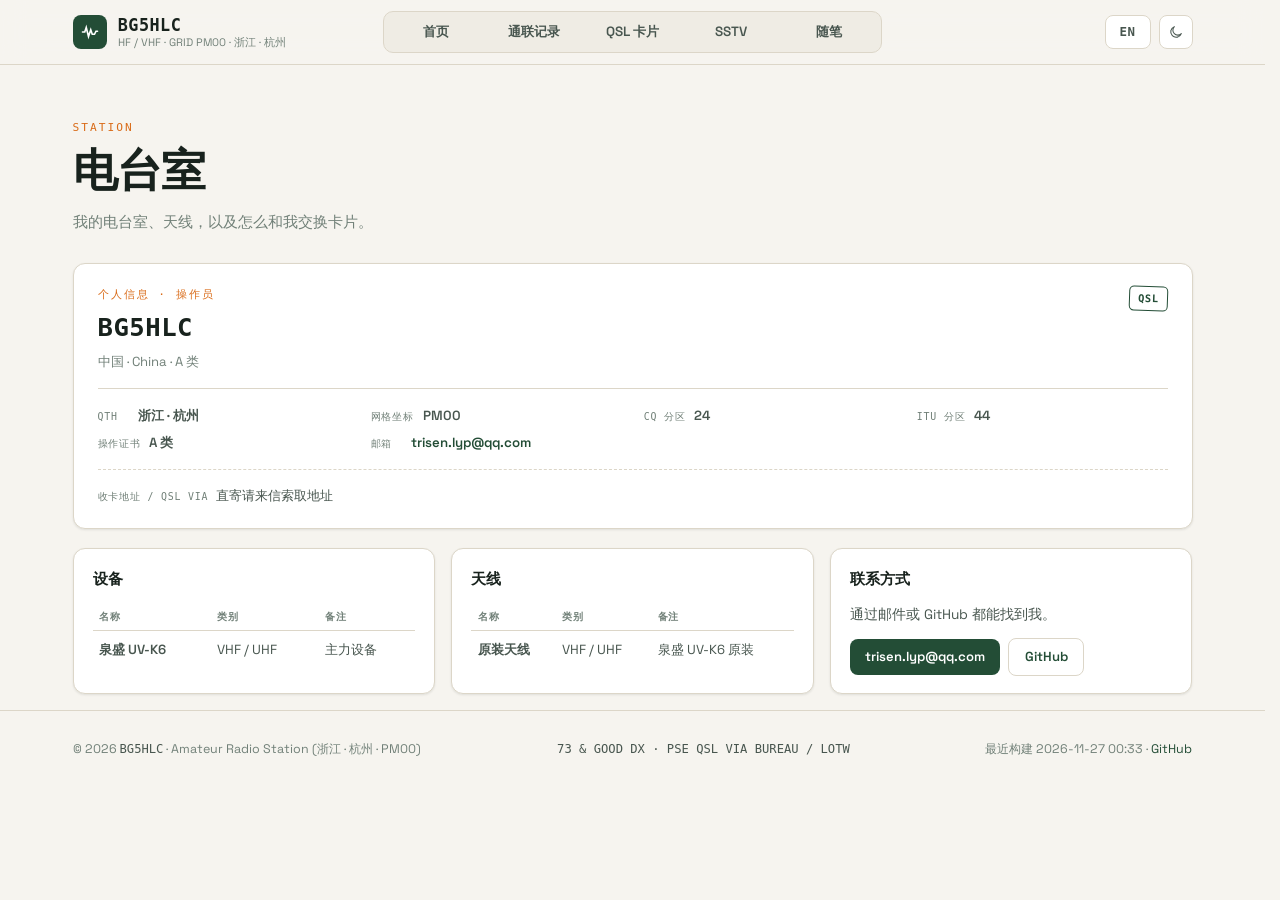
<file: station.html>
<!doctype html>
<html lang="zh-CN" data-theme="light" data-theme-mode="light">
<head>
<meta charset="utf-8">
<meta name="viewport" content="width=device-width, initial-scale=1">
<title>电台室 — BG5HLC</title>
<meta name="description" content="我的电台室、天线，以及怎么和我交换卡片。">
<meta name="color-scheme" content="light dark">
<meta name="theme-color" content="#f6f4ef">
<meta name="generator" content="bg5hlc-sitegen 4.0.0">
<meta property="og:type" content="website">
<meta property="og:site_name" content="BG5HLC">
<meta property="og:title" content="电台室 — BG5HLC">
<meta property="og:description" content="我的电台室、天线，以及怎么和我交换卡片。">
<link rel="alternate" hreflang="zh-CN" href="https://leeyongpeng.github.io/bg5hlc/station.html"><link rel="alternate" hreflang="en" href="https://leeyongpeng.github.io/bg5hlc/en/station.html">
<link rel="icon" href="assets/favicon.svg" type="image/svg+xml">
<link rel="preload" href="assets/fonts/archivo-black-latin-400.woff2" as="font" type="font/woff2" crossorigin>
<link rel="preload" href="assets/fonts/space-grotesk-latin-var.woff2" as="font" type="font/woff2" crossorigin>
<script>
(function () {
  var root = document.documentElement;
  var saved = null;
  try { saved = localStorage.getItem("bg5hlc-theme"); } catch (e) {}
  var systemDark = window.matchMedia ? window.matchMedia("(prefers-color-scheme: dark)").matches : false;
  var mode = "light";
  if (saved === "light" || saved === "dark") mode = saved;
  else if (saved === "auto") mode = systemDark ? "dark" : "light";
  root.setAttribute("data-theme", mode);
  root.setAttribute("data-theme-mode", mode);
})();
</script>
<link rel="stylesheet" href="assets/css/site-v2.css?v=202611270033">
</head>
<body class="page-station skin-v2">

<a class="skip-link" href="#main">跳到主要内容</a>
<header class="site-header"><div class="wrap header-inner"><a class="brand" href="index.html" aria-label="BG5HLC — 返回首页"><span class="brand-badge" aria-hidden="true"><svg viewBox="0 0 24 24" fill="none" stroke="currentColor" stroke-width="2.2" stroke-linecap="round"><path d="M2 12h3l2-6 3 12 3-9 2 6h3l2-4h2"/></svg></span><span class="brand-title"><strong>BG5HLC</strong><span>HF / VHF · GRID PM00 · 浙江 · 杭州</span></span></a><nav class="nav-tabs" aria-label="nav"><a class="nav-tab" href="index.html">首页</a><a class="nav-tab" href="qso.html">通联记录</a><a class="nav-tab" href="qsl.html">QSL 卡片</a><a class="nav-tab" href="sstv.html">SSTV</a><a class="nav-tab" href="notes.html">随笔</a></nav><div class="header-actions"><a class="lang-btn" href="en/station.html" hreflang="en">EN</a><button type="button" class="theme-btn" id="theme-toggle" data-label-light="切换深色模式" data-label-dark="切换浅色纸白" aria-label="切换深色模式"><span class="theme-icon theme-icon-moon" aria-hidden="true"><svg viewBox="0 0 24 24" fill="none" stroke="currentColor" stroke-width="1.6" stroke-linecap="round" stroke-linejoin="round"><path d="M20 14.5A8.2 8.2 0 1 1 9.5 4a6.6 6.6 0 0 0 10.5 10.5z"/></svg></span><span class="theme-icon theme-icon-sun" aria-hidden="true"><svg viewBox="0 0 24 24" fill="none" stroke="currentColor" stroke-width="1.6" stroke-linecap="round"><circle cx="12" cy="12" r="4.2"/><path d="M12 2.6v2.2M12 19.2v2.2M2.6 12h2.2M19.2 12h2.2M5.4 5.4l1.6 1.6M17 17l1.6 1.6M18.6 5.4L17 7M7 17l-1.6 1.6"/></svg></span></button></div></div></header>
<main id="main" class="wrap">
<section class="page-head"><p class="kicker">STATION</p><h1 class="page-title">电台室</h1><p class="page-lead">我的电台室、天线，以及怎么和我交换卡片。</p></section><article class="operator-card"><div class="operator-head"><div class="operator-id"><p class="kicker">个人信息 · 操作员</p><h2>BG5HLC</h2><p class="operator-sub">中国 · China · A 类</p></div><span class="qsl-stamp-v2" aria-hidden="true">QSL</span></div><div class="info-lines operator-lines"><div class="info-line"><span>QTH</span><strong>浙江 · 杭州</strong></div><div class="info-line"><span>网格坐标</span><strong>PM00</strong></div><div class="info-line"><span>CQ 分区</span><strong>24</strong></div><div class="info-line"><span>ITU 分区</span><strong>44</strong></div><div class="info-line"><span>操作证书</span><strong>A 类</strong></div><div class="info-line"><span>邮箱</span><strong><a href="mailto:trisen.lyp@qq.com">trisen.lyp@qq.com</a></strong></div></div><p class="operator-address"><span>收卡地址 / QSL VIA</span>直寄请来信索取地址</p></article><section class="station-grid"><div class="panel"><h2 class="panel-title">设备</h2><table class="spec-table"><thead><tr><th scope="col">名称</th><th scope="col">类别</th><th scope="col">备注</th></tr></thead><tbody><tr><td class="spec-name">泉盛 UV-K6</td><td>VHF / UHF</td><td class="muted">主力设备</td></tr></tbody></table></div><div class="panel"><h2 class="panel-title">天线</h2><table class="spec-table"><thead><tr><th scope="col">名称</th><th scope="col">类别</th><th scope="col">备注</th></tr></thead><tbody><tr><td class="spec-name">原装天线</td><td>VHF / UHF</td><td class="muted">泉盛 UV-K6 原装</td></tr></tbody></table></div><div class="panel"><h2 class="panel-title">联系方式</h2><p class="panel-text">通过邮件或 GitHub 都能找到我。</p><div class="contact-actions"><a class="btn-v2" href="mailto:trisen.lyp@qq.com">trisen.lyp@qq.com</a><a class="btn-v2 btn-v2-ghost" href="https://github.com/leeyongpeng" target="_blank" rel="noopener">GitHub</a></div></div></section>
</main>
<footer class="site-footer">
  <div class="wrap footer-inner">
    <span>© 2026 <code>BG5HLC</code> · Amateur Radio Station (浙江 · 杭州 · PM00)</span>
    <span><code>73 &amp; GOOD DX · PSE QSL VIA BUREAU / LOTW</code></span>
    <span>最近构建 2026-11-27 00:33 · <a href="https://github.com/leeyongpeng" target="_blank" rel="noopener">GitHub</a></span>
  </div>
</footer>

<script src="assets/js/site-v2.js?v=202611270033" defer></script>
</body>
</html>
</file>
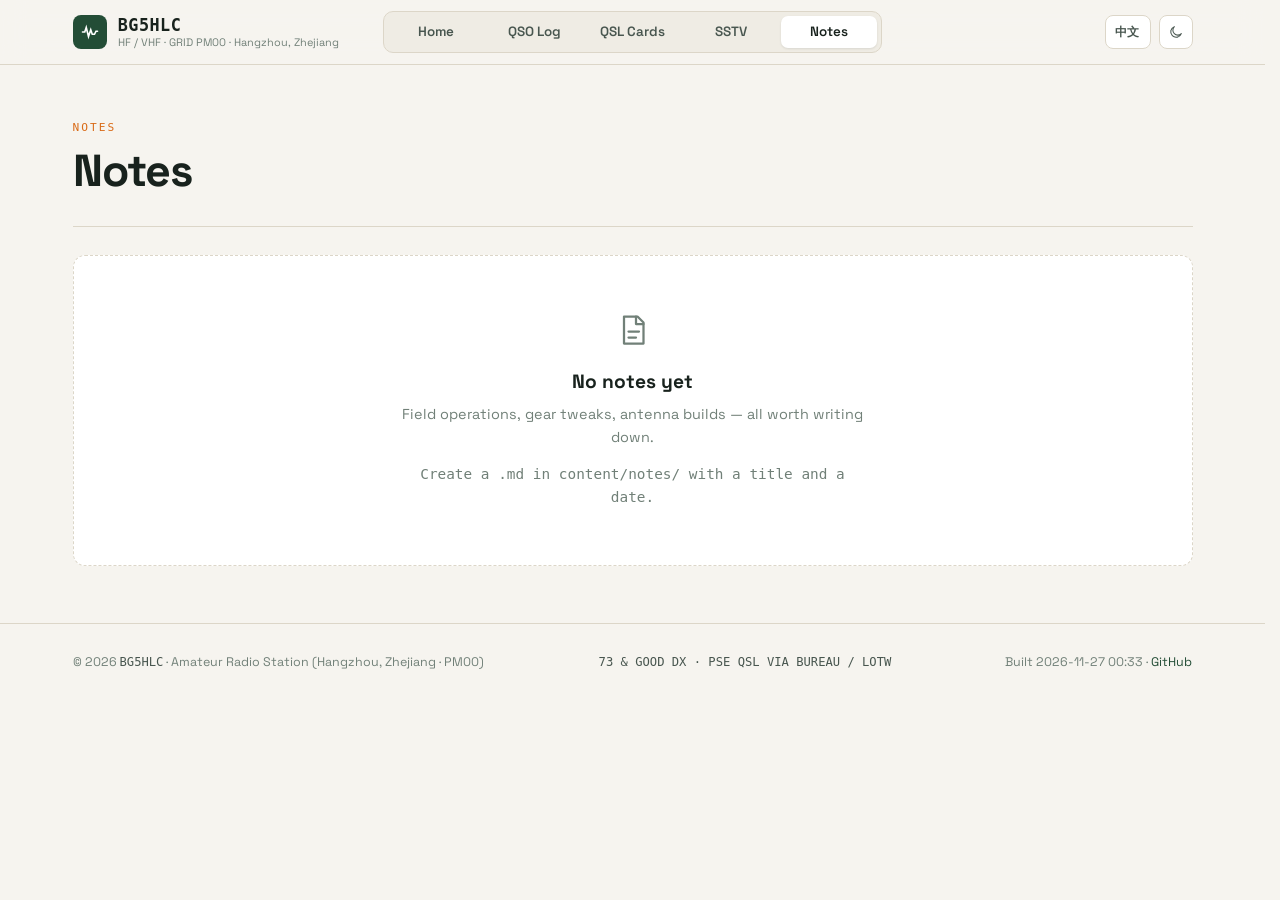
<file: en/notes.html>
<!doctype html>
<html lang="en" data-theme="light" data-theme-mode="light">
<head>
<meta charset="utf-8">
<meta name="viewport" content="width=device-width, initial-scale=1">
<title>Notes — BG5HLC</title>
<meta name="description" content="Field reports, gear reviews, antenna experiments, and radio-related notes.">
<meta name="color-scheme" content="light dark">
<meta name="theme-color" content="#f6f4ef">
<meta name="generator" content="bg5hlc-sitegen 4.0.0">
<meta property="og:type" content="website">
<meta property="og:site_name" content="BG5HLC">
<meta property="og:title" content="Notes — BG5HLC">
<meta property="og:description" content="Field reports, gear reviews, antenna experiments, and radio-related notes.">
<link rel="alternate" hreflang="zh-CN" href="https://leeyongpeng.github.io/bg5hlc/notes.html"><link rel="alternate" hreflang="en" href="https://leeyongpeng.github.io/bg5hlc/en/notes.html">
<link rel="icon" href="../assets/favicon.svg" type="image/svg+xml">
<link rel="preload" href="../assets/fonts/archivo-black-latin-400.woff2" as="font" type="font/woff2" crossorigin>
<link rel="preload" href="../assets/fonts/space-grotesk-latin-var.woff2" as="font" type="font/woff2" crossorigin>
<script>
(function () {
  var root = document.documentElement;
  var saved = null;
  try { saved = localStorage.getItem("bg5hlc-theme"); } catch (e) {}
  var systemDark = window.matchMedia ? window.matchMedia("(prefers-color-scheme: dark)").matches : false;
  var mode = "light";
  if (saved === "light" || saved === "dark") mode = saved;
  else if (saved === "auto") mode = systemDark ? "dark" : "light";
  root.setAttribute("data-theme", mode);
  root.setAttribute("data-theme-mode", mode);
})();
</script>
<link rel="stylesheet" href="../assets/css/site-v2.css?v=202611270033">
</head>
<body class="page-notes skin-v2">

<a class="skip-link" href="#main">Skip to content</a>
<header class="site-header"><div class="wrap header-inner"><a class="brand" href="../en/index.html" aria-label="BG5HLC — Back to home"><span class="brand-badge" aria-hidden="true"><svg viewBox="0 0 24 24" fill="none" stroke="currentColor" stroke-width="2.2" stroke-linecap="round"><path d="M2 12h3l2-6 3 12 3-9 2 6h3l2-4h2"/></svg></span><span class="brand-title"><strong>BG5HLC</strong><span>HF / VHF · GRID PM00 · Hangzhou, Zhejiang</span></span></a><nav class="nav-tabs" aria-label="nav"><a class="nav-tab" href="../en/index.html">Home</a><a class="nav-tab" href="../en/qso.html">QSO Log</a><a class="nav-tab" href="../en/qsl.html">QSL Cards</a><a class="nav-tab" href="../en/sstv.html">SSTV</a><a class="nav-tab is-active" href="../en/notes.html" aria-current="page">Notes</a></nav><div class="header-actions"><a class="lang-btn" href="../notes.html" hreflang="zh">中文</a><button type="button" class="theme-btn" id="theme-toggle" data-label-light="Switch to dark" data-label-dark="Switch to light" aria-label="Switch to dark"><span class="theme-icon theme-icon-moon" aria-hidden="true"><svg viewBox="0 0 24 24" fill="none" stroke="currentColor" stroke-width="1.6" stroke-linecap="round" stroke-linejoin="round"><path d="M20 14.5A8.2 8.2 0 1 1 9.5 4a6.6 6.6 0 0 0 10.5 10.5z"/></svg></span><span class="theme-icon theme-icon-sun" aria-hidden="true"><svg viewBox="0 0 24 24" fill="none" stroke="currentColor" stroke-width="1.6" stroke-linecap="round"><circle cx="12" cy="12" r="4.2"/><path d="M12 2.6v2.2M12 19.2v2.2M2.6 12h2.2M19.2 12h2.2M5.4 5.4l1.6 1.6M17 17l1.6 1.6M18.6 5.4L17 7M7 17l-1.6 1.6"/></svg></span></button></div></div></header>
<main id="main" class="wrap">
<section class="page-head"><p class="kicker">NOTES</p><h1 class="page-title">Notes</h1></section><section class="section-block"><div class="empty-v2"><div class="empty-v2-icon" aria-hidden="true"><svg class="empty-icon" viewBox="0 0 24 24" fill="none" stroke="currentColor" stroke-width="1.5" stroke-linecap="round" stroke-linejoin="round"><path d="M6 3h9l4 4v14H6z"/><path d="M14 3v5h5M9 13h7M9 17h5"/></svg></div><h2>No notes yet</h2><p>Field operations, gear tweaks, antenna builds — all worth writing down.</p><p class="empty-hint-v2">Create a .md in content/notes/ with a title and a date.</p></div></section>
</main>
<footer class="site-footer">
  <div class="wrap footer-inner">
    <span>© 2026 <code>BG5HLC</code> · Amateur Radio Station (Hangzhou, Zhejiang · PM00)</span>
    <span><code>73 &amp; GOOD DX · PSE QSL VIA BUREAU / LOTW</code></span>
    <span>Built 2026-11-27 00:33 · <a href="https://github.com/leeyongpeng" target="_blank" rel="noopener">GitHub</a></span>
  </div>
</footer>

<script src="../assets/js/site-v2.js?v=202611270033" defer></script>
</body>
</html>
</file>
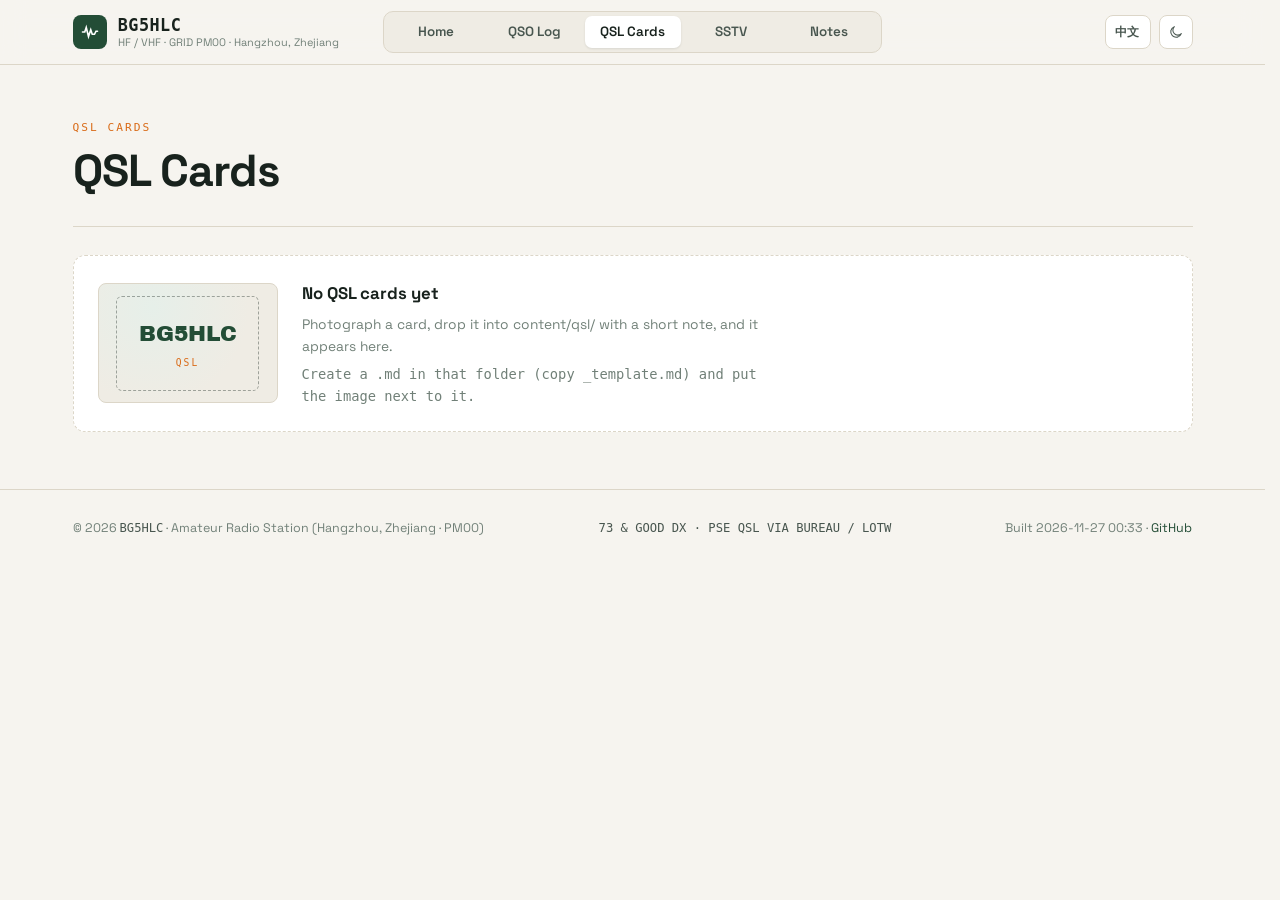
<file: en/qsl.html>
<!doctype html>
<html lang="en" data-theme="light" data-theme-mode="light">
<head>
<meta charset="utf-8">
<meta name="viewport" content="width=device-width, initial-scale=1">
<title>QSL Cards — BG5HLC</title>
<meta name="description" content="Cards from around the world, grouped by year. Click any card for the full size.">
<meta name="color-scheme" content="light dark">
<meta name="theme-color" content="#f6f4ef">
<meta name="generator" content="bg5hlc-sitegen 4.0.0">
<meta property="og:type" content="website">
<meta property="og:site_name" content="BG5HLC">
<meta property="og:title" content="QSL Cards — BG5HLC">
<meta property="og:description" content="Cards from around the world, grouped by year. Click any card for the full size.">
<link rel="alternate" hreflang="zh-CN" href="https://leeyongpeng.github.io/bg5hlc/qsl.html"><link rel="alternate" hreflang="en" href="https://leeyongpeng.github.io/bg5hlc/en/qsl.html">
<link rel="icon" href="../assets/favicon.svg" type="image/svg+xml">
<link rel="preload" href="../assets/fonts/archivo-black-latin-400.woff2" as="font" type="font/woff2" crossorigin>
<link rel="preload" href="../assets/fonts/space-grotesk-latin-var.woff2" as="font" type="font/woff2" crossorigin>
<script>
(function () {
  var root = document.documentElement;
  var saved = null;
  try { saved = localStorage.getItem("bg5hlc-theme"); } catch (e) {}
  var systemDark = window.matchMedia ? window.matchMedia("(prefers-color-scheme: dark)").matches : false;
  var mode = "light";
  if (saved === "light" || saved === "dark") mode = saved;
  else if (saved === "auto") mode = systemDark ? "dark" : "light";
  root.setAttribute("data-theme", mode);
  root.setAttribute("data-theme-mode", mode);
})();
</script>
<link rel="stylesheet" href="../assets/css/site-v2.css?v=202611270033">
</head>
<body class="page-qsl skin-v2">

<a class="skip-link" href="#main">Skip to content</a>
<header class="site-header"><div class="wrap header-inner"><a class="brand" href="../en/index.html" aria-label="BG5HLC — Back to home"><span class="brand-badge" aria-hidden="true"><svg viewBox="0 0 24 24" fill="none" stroke="currentColor" stroke-width="2.2" stroke-linecap="round"><path d="M2 12h3l2-6 3 12 3-9 2 6h3l2-4h2"/></svg></span><span class="brand-title"><strong>BG5HLC</strong><span>HF / VHF · GRID PM00 · Hangzhou, Zhejiang</span></span></a><nav class="nav-tabs" aria-label="nav"><a class="nav-tab" href="../en/index.html">Home</a><a class="nav-tab" href="../en/qso.html">QSO Log</a><a class="nav-tab is-active" href="../en/qsl.html" aria-current="page">QSL Cards</a><a class="nav-tab" href="../en/sstv.html">SSTV</a><a class="nav-tab" href="../en/notes.html">Notes</a></nav><div class="header-actions"><a class="lang-btn" href="../qsl.html" hreflang="zh">中文</a><button type="button" class="theme-btn" id="theme-toggle" data-label-light="Switch to dark" data-label-dark="Switch to light" aria-label="Switch to dark"><span class="theme-icon theme-icon-moon" aria-hidden="true"><svg viewBox="0 0 24 24" fill="none" stroke="currentColor" stroke-width="1.6" stroke-linecap="round" stroke-linejoin="round"><path d="M20 14.5A8.2 8.2 0 1 1 9.5 4a6.6 6.6 0 0 0 10.5 10.5z"/></svg></span><span class="theme-icon theme-icon-sun" aria-hidden="true"><svg viewBox="0 0 24 24" fill="none" stroke="currentColor" stroke-width="1.6" stroke-linecap="round"><circle cx="12" cy="12" r="4.2"/><path d="M12 2.6v2.2M12 19.2v2.2M2.6 12h2.2M19.2 12h2.2M5.4 5.4l1.6 1.6M17 17l1.6 1.6M18.6 5.4L17 7M7 17l-1.6 1.6"/></svg></span></button></div></div></header>
<main id="main" class="wrap">
<section class="page-head"><p class="kicker">QSL CARDS</p><h1 class="page-title">QSL Cards</h1></section><section class="section-block"><div class="qsl-empty is-qsl-page"><div class="qsl-empty-art" aria-hidden="true"><span>BG5HLC</span><small>QSL</small></div><div class="qsl-empty-copy"><h3>No QSL cards yet</h3><p>Photograph a card, drop it into content/qsl/ with a short note, and it appears here.</p><p class="empty-hint-v2">Create a .md in that folder (copy _template.md) and put the image next to it.</p></div></div></section>
</main>
<footer class="site-footer">
  <div class="wrap footer-inner">
    <span>© 2026 <code>BG5HLC</code> · Amateur Radio Station (Hangzhou, Zhejiang · PM00)</span>
    <span><code>73 &amp; GOOD DX · PSE QSL VIA BUREAU / LOTW</code></span>
    <span>Built 2026-11-27 00:33 · <a href="https://github.com/leeyongpeng" target="_blank" rel="noopener">GitHub</a></span>
  </div>
</footer>
<div class="lightbox-v2" id="lightbox-v2" hidden><button type="button" class="lightbox-v2-close" aria-label="Close">×</button><img id="lightbox-v2-img" alt=""><p class="lightbox-v2-cap" id="lightbox-v2-cap"></p></div>
<script src="../assets/js/site-v2.js?v=202611270033" defer></script>
</body>
</html>
</file>
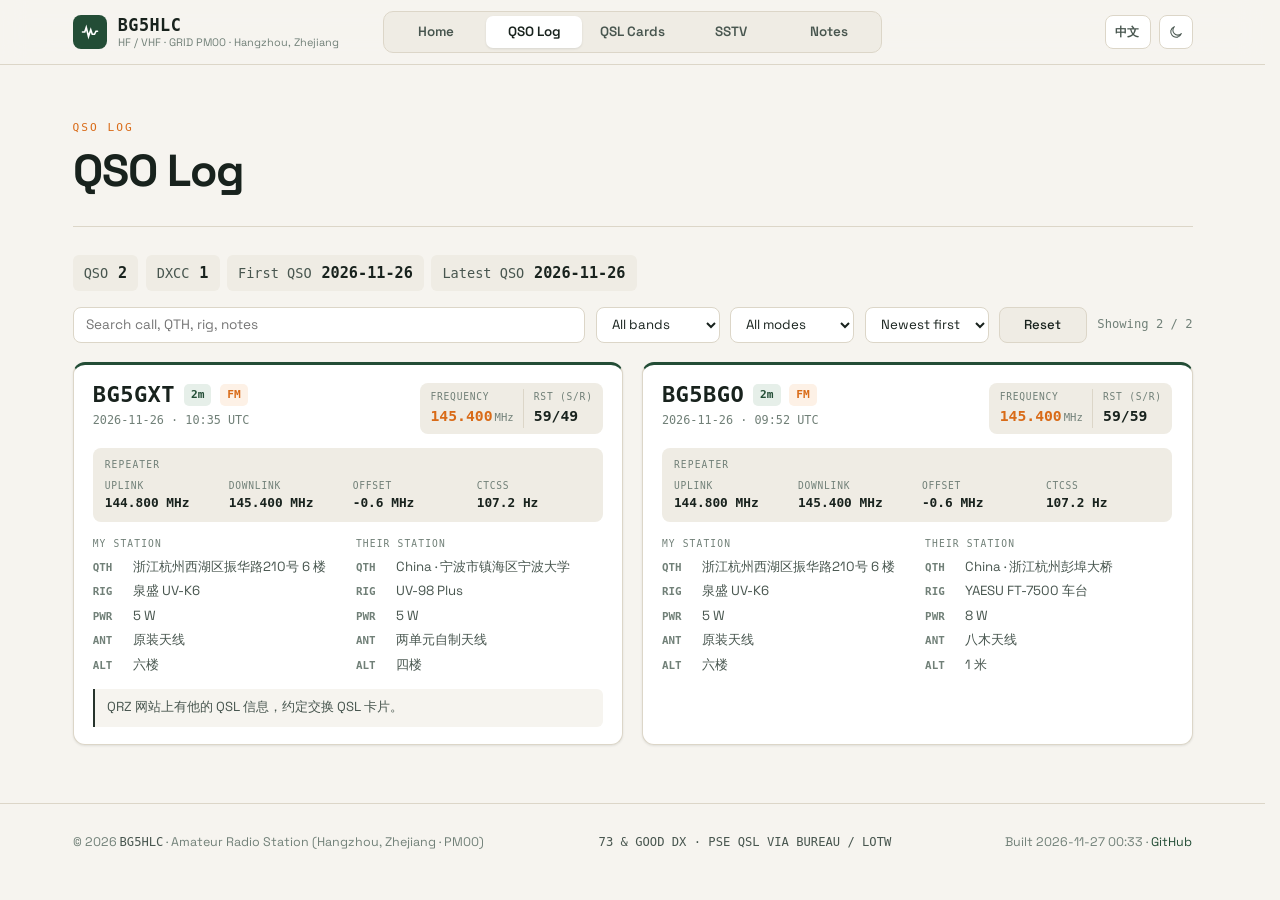
<file: en/qso.html>
<!doctype html>
<html lang="en" data-theme="light" data-theme-mode="light">
<head>
<meta charset="utf-8">
<meta name="viewport" content="width=device-width, initial-scale=1">
<title>QSO Log — BG5HLC</title>
<meta name="description" content="Every QSO, newest first. Search by callsign, QTH, or rig, or narrow down by band and mode.">
<meta name="color-scheme" content="light dark">
<meta name="theme-color" content="#f6f4ef">
<meta name="generator" content="bg5hlc-sitegen 4.0.0">
<meta property="og:type" content="website">
<meta property="og:site_name" content="BG5HLC">
<meta property="og:title" content="QSO Log — BG5HLC">
<meta property="og:description" content="Every QSO, newest first. Search by callsign, QTH, or rig, or narrow down by band and mode.">
<link rel="alternate" hreflang="zh-CN" href="https://leeyongpeng.github.io/bg5hlc/qso.html"><link rel="alternate" hreflang="en" href="https://leeyongpeng.github.io/bg5hlc/en/qso.html">
<link rel="icon" href="../assets/favicon.svg" type="image/svg+xml">
<link rel="preload" href="../assets/fonts/archivo-black-latin-400.woff2" as="font" type="font/woff2" crossorigin>
<link rel="preload" href="../assets/fonts/space-grotesk-latin-var.woff2" as="font" type="font/woff2" crossorigin>
<script>
(function () {
  var root = document.documentElement;
  var saved = null;
  try { saved = localStorage.getItem("bg5hlc-theme"); } catch (e) {}
  var systemDark = window.matchMedia ? window.matchMedia("(prefers-color-scheme: dark)").matches : false;
  var mode = "light";
  if (saved === "light" || saved === "dark") mode = saved;
  else if (saved === "auto") mode = systemDark ? "dark" : "light";
  root.setAttribute("data-theme", mode);
  root.setAttribute("data-theme-mode", mode);
})();
</script>
<link rel="stylesheet" href="../assets/css/site-v2.css?v=202611270033">
</head>
<body class="page-qso skin-v2">

<a class="skip-link" href="#main">Skip to content</a>
<header class="site-header"><div class="wrap header-inner"><a class="brand" href="../en/index.html" aria-label="BG5HLC — Back to home"><span class="brand-badge" aria-hidden="true"><svg viewBox="0 0 24 24" fill="none" stroke="currentColor" stroke-width="2.2" stroke-linecap="round"><path d="M2 12h3l2-6 3 12 3-9 2 6h3l2-4h2"/></svg></span><span class="brand-title"><strong>BG5HLC</strong><span>HF / VHF · GRID PM00 · Hangzhou, Zhejiang</span></span></a><nav class="nav-tabs" aria-label="nav"><a class="nav-tab" href="../en/index.html">Home</a><a class="nav-tab is-active" href="../en/qso.html" aria-current="page">QSO Log</a><a class="nav-tab" href="../en/qsl.html">QSL Cards</a><a class="nav-tab" href="../en/sstv.html">SSTV</a><a class="nav-tab" href="../en/notes.html">Notes</a></nav><div class="header-actions"><a class="lang-btn" href="../qso.html" hreflang="zh">中文</a><button type="button" class="theme-btn" id="theme-toggle" data-label-light="Switch to dark" data-label-dark="Switch to light" aria-label="Switch to dark"><span class="theme-icon theme-icon-moon" aria-hidden="true"><svg viewBox="0 0 24 24" fill="none" stroke="currentColor" stroke-width="1.6" stroke-linecap="round" stroke-linejoin="round"><path d="M20 14.5A8.2 8.2 0 1 1 9.5 4a6.6 6.6 0 0 0 10.5 10.5z"/></svg></span><span class="theme-icon theme-icon-sun" aria-hidden="true"><svg viewBox="0 0 24 24" fill="none" stroke="currentColor" stroke-width="1.6" stroke-linecap="round"><circle cx="12" cy="12" r="4.2"/><path d="M12 2.6v2.2M12 19.2v2.2M2.6 12h2.2M19.2 12h2.2M5.4 5.4l1.6 1.6M17 17l1.6 1.6M18.6 5.4L17 7M7 17l-1.6 1.6"/></svg></span></button></div></div></header>
<main id="main" class="wrap">
<section class="page-head"><p class="kicker">QSO LOG</p><h1 class="page-title">QSO Log</h1></section><section class="section-block"><div class="qso-summary solar-pills"><span class="s-pill">QSO <b>2</b></span><span class="s-pill">DXCC <b>1</b></span><span class="s-pill">First QSO <b>2026-11-26</b></span><span class="s-pill">Latest QSO <b>2026-11-26</b></span></div><div class="filter-bar is-qso" data-count="Showing {n} / {total}"><input type="search" class="filter-input" id="qso-search" placeholder="Search call, QTH, rig, notes" autocomplete="off"><select class="filter-select" id="qso-band"><option value="">All bands</option><option value="2m">2m</option></select><select class="filter-select" id="qso-mode"><option value="">All modes</option><option value="FM">FM</option></select><select class="filter-select" id="qso-sort"><option value="date-desc">Newest first</option><option value="date-asc">Oldest first</option><option value="call">By callsign</option></select><button type="button" class="filter-reset" id="qso-reset">Reset</button><span class="filter-summary" id="qso-count">Showing 2 / 2</span></div><div class="qso-grid" id="qso-grid"><article class="qso-card" data-qso data-search="bg5gxt china 宁波市镇海区宁波大学 浙江杭州西湖区振华路210号 6 楼 六楼 泉盛 uv-k6 原装天线 uv-98 plus 5 两单元自制天线 四楼 qrz 网站上有他的 qsl 信息，约定交换 qsl 卡片。  145.400 144.800 -0.6 107.2 5 2m fm" data-band="2m" data-mode="FM" data-date="2026-11-26" data-time="10:35" data-call="BG5GXT"><div class="qso-top"><div class="qso-call-group"><div class="qso-call-row"><span class="qso-call">BG5GXT</span><span class="badge badge-band">2m</span><span class="badge badge-mode">FM</span></div><span class="qso-time">2026-11-26 · 10:35 UTC</span></div><div class="qso-metrics"><div class="metric-cell"><span class="metric-label">FREQUENCY</span><span class="metric-val is-freq">145.400<small>MHz</small></span></div><div class="metric-cell"><span class="metric-label">RST (S/R)</span><span class="metric-val">59<span class="sep">/</span>49</span></div></div></div><div class="qso-repeater"><div class="repeater-head">REPEATER</div><div class="repeater-grid"><div class="repeater-cell"><span>UPLINK</span><strong>144.800 MHz</strong></div><div class="repeater-cell"><span>DOWNLINK</span><strong>145.400 MHz</strong></div><div class="repeater-cell"><span>OFFSET</span><strong>-0.6 MHz</strong></div><div class="repeater-cell"><span>CTCSS</span><strong>107.2 Hz</strong></div></div></div><div class="qso-stations"><div class="station-block"><div class="station-label">MY STATION</div><dl class="qso-details"><div class="detail-row"><dt>QTH</dt><dd title="浙江杭州西湖区振华路210号 6 楼">浙江杭州西湖区振华路210号 6 楼</dd></div><div class="detail-row"><dt>RIG</dt><dd title="泉盛 UV-K6">泉盛 UV-K6</dd></div><div class="detail-row"><dt>PWR</dt><dd title="5 W">5 W</dd></div><div class="detail-row"><dt>ANT</dt><dd title="原装天线">原装天线</dd></div><div class="detail-row"><dt>ALT</dt><dd title="六楼">六楼</dd></div></dl></div><div class="station-block"><div class="station-label">THEIR STATION</div><dl class="qso-details"><div class="detail-row"><dt>QTH</dt><dd title="China · 宁波市镇海区宁波大学">China · 宁波市镇海区宁波大学</dd></div><div class="detail-row"><dt>RIG</dt><dd title="UV-98 Plus">UV-98 Plus</dd></div><div class="detail-row"><dt>PWR</dt><dd title="5 W">5 W</dd></div><div class="detail-row"><dt>ANT</dt><dd title="两单元自制天线">两单元自制天线</dd></div><div class="detail-row"><dt>ALT</dt><dd title="四楼">四楼</dd></div></dl></div></div><p class="qso-note">QRZ 网站上有他的 QSL 信息，约定交换 QSL 卡片。</p></article><article class="qso-card" data-qso data-search="bg5bgo china 浙江杭州彭埠大桥 浙江杭州西湖区振华路210号 6 楼 六楼 泉盛 uv-k6 原装天线 yaesu ft-7500 车台 8 八木天线 1 米   145.400 144.800 -0.6 107.2 5 2m fm" data-band="2m" data-mode="FM" data-date="2026-11-26" data-time="09:52" data-call="BG5BGO"><div class="qso-top"><div class="qso-call-group"><div class="qso-call-row"><span class="qso-call">BG5BGO</span><span class="badge badge-band">2m</span><span class="badge badge-mode">FM</span></div><span class="qso-time">2026-11-26 · 09:52 UTC</span></div><div class="qso-metrics"><div class="metric-cell"><span class="metric-label">FREQUENCY</span><span class="metric-val is-freq">145.400<small>MHz</small></span></div><div class="metric-cell"><span class="metric-label">RST (S/R)</span><span class="metric-val">59<span class="sep">/</span>59</span></div></div></div><div class="qso-repeater"><div class="repeater-head">REPEATER</div><div class="repeater-grid"><div class="repeater-cell"><span>UPLINK</span><strong>144.800 MHz</strong></div><div class="repeater-cell"><span>DOWNLINK</span><strong>145.400 MHz</strong></div><div class="repeater-cell"><span>OFFSET</span><strong>-0.6 MHz</strong></div><div class="repeater-cell"><span>CTCSS</span><strong>107.2 Hz</strong></div></div></div><div class="qso-stations"><div class="station-block"><div class="station-label">MY STATION</div><dl class="qso-details"><div class="detail-row"><dt>QTH</dt><dd title="浙江杭州西湖区振华路210号 6 楼">浙江杭州西湖区振华路210号 6 楼</dd></div><div class="detail-row"><dt>RIG</dt><dd title="泉盛 UV-K6">泉盛 UV-K6</dd></div><div class="detail-row"><dt>PWR</dt><dd title="5 W">5 W</dd></div><div class="detail-row"><dt>ANT</dt><dd title="原装天线">原装天线</dd></div><div class="detail-row"><dt>ALT</dt><dd title="六楼">六楼</dd></div></dl></div><div class="station-block"><div class="station-label">THEIR STATION</div><dl class="qso-details"><div class="detail-row"><dt>QTH</dt><dd title="China · 浙江杭州彭埠大桥">China · 浙江杭州彭埠大桥</dd></div><div class="detail-row"><dt>RIG</dt><dd title="YAESU FT-7500 车台">YAESU FT-7500 车台</dd></div><div class="detail-row"><dt>PWR</dt><dd title="8 W">8 W</dd></div><div class="detail-row"><dt>ANT</dt><dd title="八木天线">八木天线</dd></div><div class="detail-row"><dt>ALT</dt><dd title="1 米">1 米</dd></div></dl></div></div></article></div></section>
</main>
<footer class="site-footer">
  <div class="wrap footer-inner">
    <span>© 2026 <code>BG5HLC</code> · Amateur Radio Station (Hangzhou, Zhejiang · PM00)</span>
    <span><code>73 &amp; GOOD DX · PSE QSL VIA BUREAU / LOTW</code></span>
    <span>Built 2026-11-27 00:33 · <a href="https://github.com/leeyongpeng" target="_blank" rel="noopener">GitHub</a></span>
  </div>
</footer>

<script src="../assets/js/site-v2.js?v=202611270033" defer></script>
</body>
</html>
</file>
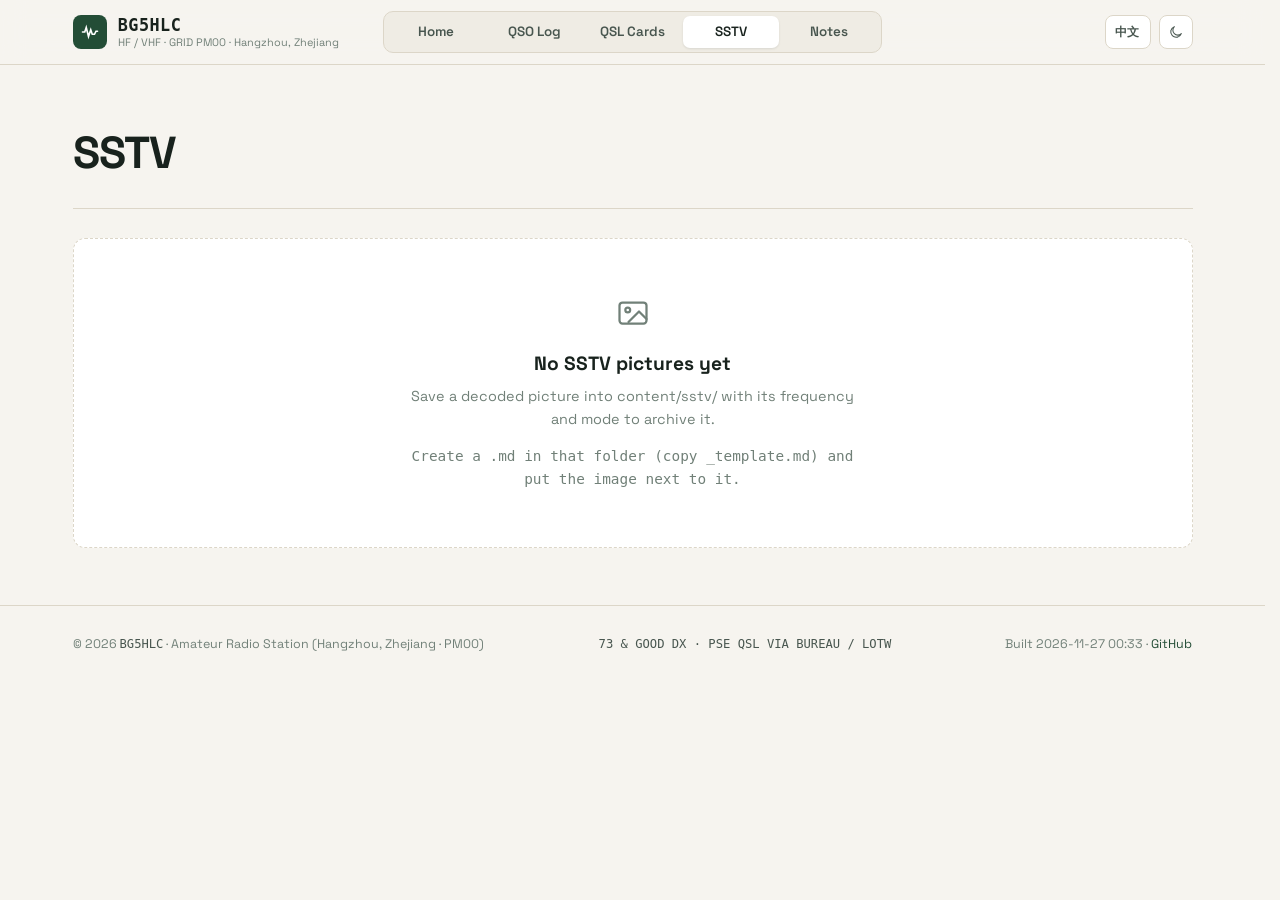
<file: en/sstv.html>
<!doctype html>
<html lang="en" data-theme="light" data-theme-mode="light">
<head>
<meta charset="utf-8">
<meta name="viewport" content="width=device-width, initial-scale=1">
<title>SSTV — BG5HLC</title>
<meta name="description" content="SSTV pictures received on HF and VHF, kept exactly as they came out of the decoder.">
<meta name="color-scheme" content="light dark">
<meta name="theme-color" content="#f6f4ef">
<meta name="generator" content="bg5hlc-sitegen 4.0.0">
<meta property="og:type" content="website">
<meta property="og:site_name" content="BG5HLC">
<meta property="og:title" content="SSTV — BG5HLC">
<meta property="og:description" content="SSTV pictures received on HF and VHF, kept exactly as they came out of the decoder.">
<link rel="alternate" hreflang="zh-CN" href="https://leeyongpeng.github.io/bg5hlc/sstv.html"><link rel="alternate" hreflang="en" href="https://leeyongpeng.github.io/bg5hlc/en/sstv.html">
<link rel="icon" href="../assets/favicon.svg" type="image/svg+xml">
<link rel="preload" href="../assets/fonts/archivo-black-latin-400.woff2" as="font" type="font/woff2" crossorigin>
<link rel="preload" href="../assets/fonts/space-grotesk-latin-var.woff2" as="font" type="font/woff2" crossorigin>
<script>
(function () {
  var root = document.documentElement;
  var saved = null;
  try { saved = localStorage.getItem("bg5hlc-theme"); } catch (e) {}
  var systemDark = window.matchMedia ? window.matchMedia("(prefers-color-scheme: dark)").matches : false;
  var mode = "light";
  if (saved === "light" || saved === "dark") mode = saved;
  else if (saved === "auto") mode = systemDark ? "dark" : "light";
  root.setAttribute("data-theme", mode);
  root.setAttribute("data-theme-mode", mode);
})();
</script>
<link rel="stylesheet" href="../assets/css/site-v2.css?v=202611270033">
</head>
<body class="page-sstv skin-v2">

<a class="skip-link" href="#main">Skip to content</a>
<header class="site-header"><div class="wrap header-inner"><a class="brand" href="../en/index.html" aria-label="BG5HLC — Back to home"><span class="brand-badge" aria-hidden="true"><svg viewBox="0 0 24 24" fill="none" stroke="currentColor" stroke-width="2.2" stroke-linecap="round"><path d="M2 12h3l2-6 3 12 3-9 2 6h3l2-4h2"/></svg></span><span class="brand-title"><strong>BG5HLC</strong><span>HF / VHF · GRID PM00 · Hangzhou, Zhejiang</span></span></a><nav class="nav-tabs" aria-label="nav"><a class="nav-tab" href="../en/index.html">Home</a><a class="nav-tab" href="../en/qso.html">QSO Log</a><a class="nav-tab" href="../en/qsl.html">QSL Cards</a><a class="nav-tab is-active" href="../en/sstv.html" aria-current="page">SSTV</a><a class="nav-tab" href="../en/notes.html">Notes</a></nav><div class="header-actions"><a class="lang-btn" href="../sstv.html" hreflang="zh">中文</a><button type="button" class="theme-btn" id="theme-toggle" data-label-light="Switch to dark" data-label-dark="Switch to light" aria-label="Switch to dark"><span class="theme-icon theme-icon-moon" aria-hidden="true"><svg viewBox="0 0 24 24" fill="none" stroke="currentColor" stroke-width="1.6" stroke-linecap="round" stroke-linejoin="round"><path d="M20 14.5A8.2 8.2 0 1 1 9.5 4a6.6 6.6 0 0 0 10.5 10.5z"/></svg></span><span class="theme-icon theme-icon-sun" aria-hidden="true"><svg viewBox="0 0 24 24" fill="none" stroke="currentColor" stroke-width="1.6" stroke-linecap="round"><circle cx="12" cy="12" r="4.2"/><path d="M12 2.6v2.2M12 19.2v2.2M2.6 12h2.2M19.2 12h2.2M5.4 5.4l1.6 1.6M17 17l1.6 1.6M18.6 5.4L17 7M7 17l-1.6 1.6"/></svg></span></button></div></div></header>
<main id="main" class="wrap">
<section class="page-head"><h1 class="page-title">SSTV</h1></section><section class="section-block"><div class="empty-v2"><div class="empty-v2-icon" aria-hidden="true"><svg class="empty-icon" viewBox="0 0 24 24" fill="none" stroke="currentColor" stroke-width="1.5" stroke-linecap="round" stroke-linejoin="round"><rect x="3" y="5" width="18" height="14" rx="2"/><circle cx="8.5" cy="10" r="1.6"/><path d="M21 16l-5-5-7 7"/></svg></div><h2>No SSTV pictures yet</h2><p>Save a decoded picture into content/sstv/ with its frequency and mode to archive it.</p><p class="empty-hint-v2">Create a .md in that folder (copy _template.md) and put the image next to it.</p></div></section>
</main>
<footer class="site-footer">
  <div class="wrap footer-inner">
    <span>© 2026 <code>BG5HLC</code> · Amateur Radio Station (Hangzhou, Zhejiang · PM00)</span>
    <span><code>73 &amp; GOOD DX · PSE QSL VIA BUREAU / LOTW</code></span>
    <span>Built 2026-11-27 00:33 · <a href="https://github.com/leeyongpeng" target="_blank" rel="noopener">GitHub</a></span>
  </div>
</footer>
<div class="lightbox-v2" id="lightbox-v2" hidden><button type="button" class="lightbox-v2-close" aria-label="Close">×</button><img id="lightbox-v2-img" alt=""><p class="lightbox-v2-cap" id="lightbox-v2-cap"></p></div>
<script src="../assets/js/site-v2.js?v=202611270033" defer></script>
</body>
</html>
</file>
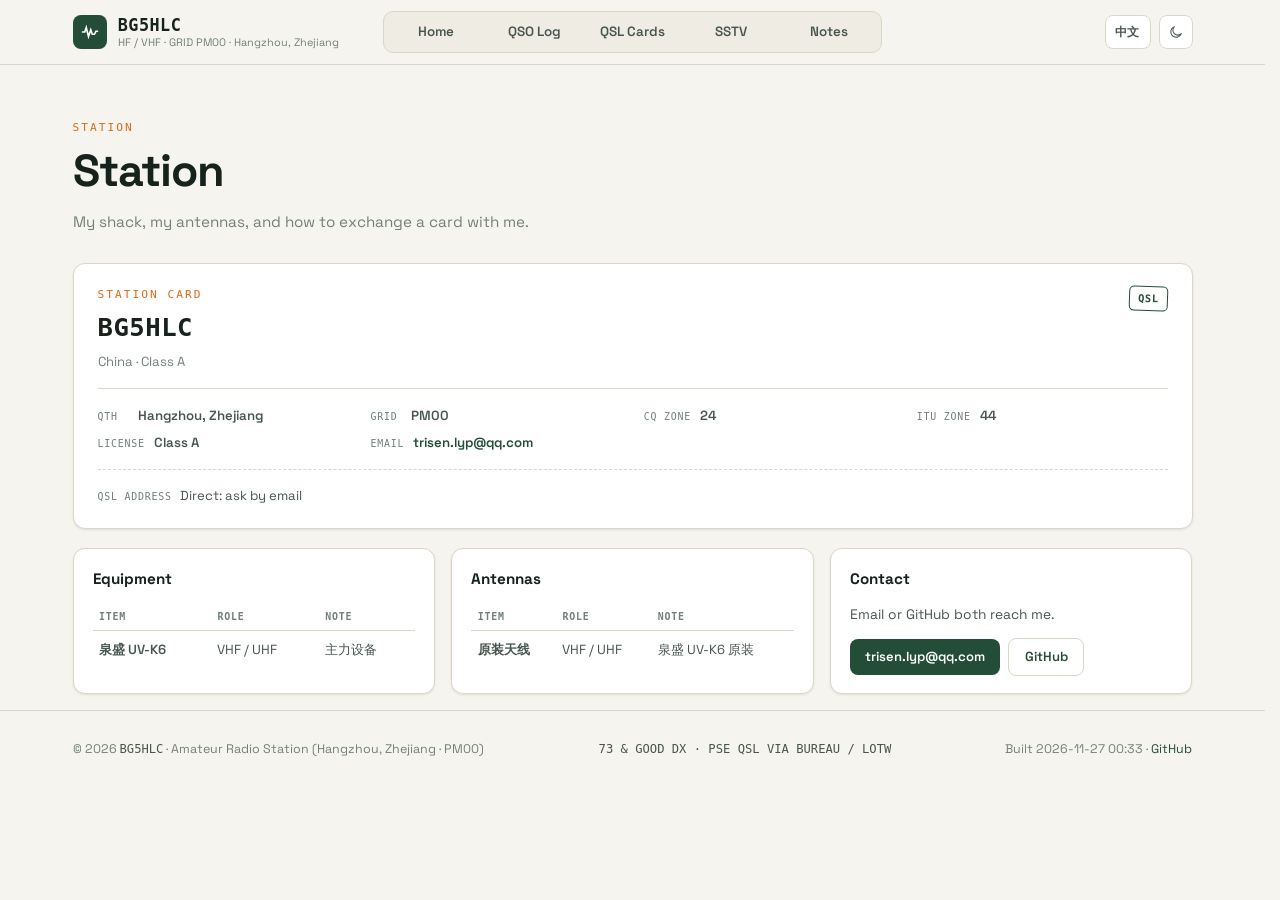
<file: en/station.html>
<!doctype html>
<html lang="en" data-theme="light" data-theme-mode="light">
<head>
<meta charset="utf-8">
<meta name="viewport" content="width=device-width, initial-scale=1">
<title>Station — BG5HLC</title>
<meta name="description" content="My shack, my antennas, and how to exchange a card with me.">
<meta name="color-scheme" content="light dark">
<meta name="theme-color" content="#f6f4ef">
<meta name="generator" content="bg5hlc-sitegen 4.0.0">
<meta property="og:type" content="website">
<meta property="og:site_name" content="BG5HLC">
<meta property="og:title" content="Station — BG5HLC">
<meta property="og:description" content="My shack, my antennas, and how to exchange a card with me.">
<link rel="alternate" hreflang="zh-CN" href="https://leeyongpeng.github.io/bg5hlc/station.html"><link rel="alternate" hreflang="en" href="https://leeyongpeng.github.io/bg5hlc/en/station.html">
<link rel="icon" href="../assets/favicon.svg" type="image/svg+xml">
<link rel="preload" href="../assets/fonts/archivo-black-latin-400.woff2" as="font" type="font/woff2" crossorigin>
<link rel="preload" href="../assets/fonts/space-grotesk-latin-var.woff2" as="font" type="font/woff2" crossorigin>
<script>
(function () {
  var root = document.documentElement;
  var saved = null;
  try { saved = localStorage.getItem("bg5hlc-theme"); } catch (e) {}
  var systemDark = window.matchMedia ? window.matchMedia("(prefers-color-scheme: dark)").matches : false;
  var mode = "light";
  if (saved === "light" || saved === "dark") mode = saved;
  else if (saved === "auto") mode = systemDark ? "dark" : "light";
  root.setAttribute("data-theme", mode);
  root.setAttribute("data-theme-mode", mode);
})();
</script>
<link rel="stylesheet" href="../assets/css/site-v2.css?v=202611270033">
</head>
<body class="page-station skin-v2">

<a class="skip-link" href="#main">Skip to content</a>
<header class="site-header"><div class="wrap header-inner"><a class="brand" href="../en/index.html" aria-label="BG5HLC — Back to home"><span class="brand-badge" aria-hidden="true"><svg viewBox="0 0 24 24" fill="none" stroke="currentColor" stroke-width="2.2" stroke-linecap="round"><path d="M2 12h3l2-6 3 12 3-9 2 6h3l2-4h2"/></svg></span><span class="brand-title"><strong>BG5HLC</strong><span>HF / VHF · GRID PM00 · Hangzhou, Zhejiang</span></span></a><nav class="nav-tabs" aria-label="nav"><a class="nav-tab" href="../en/index.html">Home</a><a class="nav-tab" href="../en/qso.html">QSO Log</a><a class="nav-tab" href="../en/qsl.html">QSL Cards</a><a class="nav-tab" href="../en/sstv.html">SSTV</a><a class="nav-tab" href="../en/notes.html">Notes</a></nav><div class="header-actions"><a class="lang-btn" href="../station.html" hreflang="zh">中文</a><button type="button" class="theme-btn" id="theme-toggle" data-label-light="Switch to dark" data-label-dark="Switch to light" aria-label="Switch to dark"><span class="theme-icon theme-icon-moon" aria-hidden="true"><svg viewBox="0 0 24 24" fill="none" stroke="currentColor" stroke-width="1.6" stroke-linecap="round" stroke-linejoin="round"><path d="M20 14.5A8.2 8.2 0 1 1 9.5 4a6.6 6.6 0 0 0 10.5 10.5z"/></svg></span><span class="theme-icon theme-icon-sun" aria-hidden="true"><svg viewBox="0 0 24 24" fill="none" stroke="currentColor" stroke-width="1.6" stroke-linecap="round"><circle cx="12" cy="12" r="4.2"/><path d="M12 2.6v2.2M12 19.2v2.2M2.6 12h2.2M19.2 12h2.2M5.4 5.4l1.6 1.6M17 17l1.6 1.6M18.6 5.4L17 7M7 17l-1.6 1.6"/></svg></span></button></div></div></header>
<main id="main" class="wrap">
<section class="page-head"><p class="kicker">STATION</p><h1 class="page-title">Station</h1><p class="page-lead">My shack, my antennas, and how to exchange a card with me.</p></section><article class="operator-card"><div class="operator-head"><div class="operator-id"><p class="kicker">Station card</p><h2>BG5HLC</h2><p class="operator-sub">China · Class A</p></div><span class="qsl-stamp-v2" aria-hidden="true">QSL</span></div><div class="info-lines operator-lines"><div class="info-line"><span>QTH</span><strong>Hangzhou, Zhejiang</strong></div><div class="info-line"><span>Grid</span><strong>PM00</strong></div><div class="info-line"><span>CQ zone</span><strong>24</strong></div><div class="info-line"><span>ITU zone</span><strong>44</strong></div><div class="info-line"><span>License</span><strong>Class A</strong></div><div class="info-line"><span>Email</span><strong><a href="mailto:trisen.lyp@qq.com">trisen.lyp@qq.com</a></strong></div></div><p class="operator-address"><span>QSL address</span>Direct: ask by email</p></article><section class="station-grid"><div class="panel"><h2 class="panel-title">Equipment</h2><table class="spec-table"><thead><tr><th scope="col">Item</th><th scope="col">Role</th><th scope="col">Note</th></tr></thead><tbody><tr><td class="spec-name">泉盛 UV-K6</td><td>VHF / UHF</td><td class="muted">主力设备</td></tr></tbody></table></div><div class="panel"><h2 class="panel-title">Antennas</h2><table class="spec-table"><thead><tr><th scope="col">Item</th><th scope="col">Role</th><th scope="col">Note</th></tr></thead><tbody><tr><td class="spec-name">原装天线</td><td>VHF / UHF</td><td class="muted">泉盛 UV-K6 原装</td></tr></tbody></table></div><div class="panel"><h2 class="panel-title">Contact</h2><p class="panel-text">Email or GitHub both reach me.</p><div class="contact-actions"><a class="btn-v2" href="mailto:trisen.lyp@qq.com">trisen.lyp@qq.com</a><a class="btn-v2 btn-v2-ghost" href="https://github.com/leeyongpeng" target="_blank" rel="noopener">GitHub</a></div></div></section>
</main>
<footer class="site-footer">
  <div class="wrap footer-inner">
    <span>© 2026 <code>BG5HLC</code> · Amateur Radio Station (Hangzhou, Zhejiang · PM00)</span>
    <span><code>73 &amp; GOOD DX · PSE QSL VIA BUREAU / LOTW</code></span>
    <span>Built 2026-11-27 00:33 · <a href="https://github.com/leeyongpeng" target="_blank" rel="noopener">GitHub</a></span>
  </div>
</footer>

<script src="../assets/js/site-v2.js?v=202611270033" defer></script>
</body>
</html>
</file>
<file: assets/css/site-v2.css>
/* ==========================================================================
   BG5HLC 路 棣栭〉 v2锛堟竻鐖界簿缁嗙増锛?   娓╂鼎绾哥櫧 脳 娣辨澗澧ㄧ豢 脳 鍏嬪埗鐞ョ弨姗欙紱鍙敤浜?index.html銆?   閫氳仈璁板綍銆丼STV 绛夐〉闈粛浣跨敤鏃х殑 style.css锛屼簰涓嶅奖鍝嶃€?   ========================================================================== */

@font-face {
  font-family: "Archivo Black";
  src: url("../fonts/archivo-black-latin-400.woff2") format("woff2");
  font-weight: 400;
  font-style: normal;
  font-display: optional;
}

@font-face {
  font-family: "Space Grotesk";
  src: url("../fonts/space-grotesk-latin-var.woff2") format("woff2");
  font-weight: 300 700;
  font-style: normal;
  font-display: optional;
}

:root {
  --mono: "JetBrains Mono", "Cascadia Mono", ui-monospace, "SF Mono", Menlo, Consolas, monospace;
  --sans: "Space Grotesk", "PingFang SC", "Microsoft YaHei", system-ui, -apple-system, sans-serif;
  --display: "Archivo Black", "PingFang SC", "Microsoft YaHei", sans-serif;

  --wrap: 1120px;
  --radius-sm: 6px;
  --radius: 12px;
  --radius-lg: 16px;
}

/* 鈹€鈹€ 鏃ラ棿涓婚 鈹€鈹€鈹€鈹€鈹€鈹€鈹€鈹€鈹€鈹€鈹€鈹€鈹€鈹€鈹€鈹€鈹€鈹€鈹€鈹€鈹€鈹€鈹€鈹€鈹€鈹€鈹€鈹€鈹€鈹€鈹€鈹€鈹€鈹€鈹€鈹€鈹€鈹€鈹€鈹€鈹€鈹€鈹€鈹€鈹€ */
html[data-theme="light"] {
  --bg: #f6f4ef;
  --card: #ffffff;
  --card-subtle: #efece4;
  --terminal-bg: #141c18;

  --text: #18221d;
  --text-secondary: #48564f;
  --text-muted: #718078;

  --border: #dcd6c8;
  --border-strong: #26332c;

  --brand: #234d36;
  --brand-soft: #e6efe9;
  --accent: #d96b18;
  --accent-soft: #fdf1e6;
  --danger: #c0392b;

  --shadow-sm: 0 1px 3px rgba(24, 34, 29, 0.06), 0 1px 2px rgba(24, 34, 29, 0.04);
  --shadow-md: 0 6px 20px rgba(24, 34, 29, 0.07);
}

/* 鈹€鈹€ 澶滈棿涓婚 鈹€鈹€鈹€鈹€鈹€鈹€鈹€鈹€鈹€鈹€鈹€鈹€鈹€鈹€鈹€鈹€鈹€鈹€鈹€鈹€鈹€鈹€鈹€鈹€鈹€鈹€鈹€鈹€鈹€鈹€鈹€鈹€鈹€鈹€鈹€鈹€鈹€鈹€鈹€鈹€鈹€鈹€鈹€鈹€鈹€ */
html[data-theme="dark"] {
  --bg: #111614;
  --card: #18201d;
  --card-subtle: #202a26;
  --terminal-bg: #0c100e;

  --text: #eef1ef;
  --text-secondary: #a8b5ae;
  --text-muted: #76857d;

  --border: #2a3631;
  --border-strong: #465750;

  --brand: #52a375;
  --brand-soft: rgba(82, 163, 117, 0.14);
  --accent: #f08c3a;
  --accent-soft: rgba(240, 140, 58, 0.14);
  --danger: #e05a4d;

  --shadow-sm: 0 2px 6px rgba(0, 0, 0, 0.25);
  --shadow-md: 0 8px 24px rgba(0, 0, 0, 0.35);
}

/* 鈹€鈹€ 鍩虹 鈹€鈹€鈹€鈹€鈹€鈹€鈹€鈹€鈹€鈹€鈹€鈹€鈹€鈹€鈹€鈹€鈹€鈹€鈹€鈹€鈹€鈹€鈹€鈹€鈹€鈹€鈹€鈹€鈹€鈹€鈹€鈹€鈹€鈹€鈹€鈹€鈹€鈹€鈹€鈹€鈹€鈹€鈹€鈹€鈹€鈹€鈹€鈹€鈹€ */
*,
*::before,
*::after {
  box-sizing: border-box;
}

html {
  scroll-behavior: smooth;
  -webkit-text-size-adjust: 100%;
  color-scheme: light dark;
  scrollbar-gutter: stable;
}

body {
  margin: 0;
  font-family: var(--sans);
  font-size: 15px;
  line-height: 1.6;
  color: var(--text);
  background: var(--bg);
  -webkit-font-smoothing: antialiased;
  transition: background 0.2s ease, color 0.2s ease;
}

h1,
h2,
h3,
p,
ul,
ol,
dl,
dd {
  margin: 0;
}
ul,
ol {
  padding: 0;
  list-style: none;
}
a {
  color: var(--brand);
  text-decoration: none;
}
a:hover {
  text-decoration: underline;
}
button,
input,
select {
  font: inherit;
  color: inherit;
}
img {
  display: block;
  max-width: 100%;
}

.wrap {
  width: min(var(--wrap), 100% - 2.5rem);
  margin-inline: auto;
}

.skip-link {
  position: absolute;
  left: -999px;
  top: 0;
  z-index: 100;
  padding: 0.5rem 1rem;
  background: var(--brand);
  color: #ffffff;
  border-radius: 0 0 8px 0;
}
.skip-link:focus {
  left: 0;
}
html[data-theme="dark"] .skip-link {
  color: #111614;
}

/* 鈹€鈹€ 椤堕儴瀵艰埅 鈹€鈹€鈹€鈹€鈹€鈹€鈹€鈹€鈹€鈹€鈹€鈹€鈹€鈹€鈹€鈹€鈹€鈹€鈹€鈹€鈹€鈹€鈹€鈹€鈹€鈹€鈹€鈹€鈹€鈹€鈹€鈹€鈹€鈹€鈹€鈹€鈹€鈹€鈹€鈹€鈹€鈹€鈹€鈹€鈹€ */
.site-header {
  position: sticky;
  top: 0;
  z-index: 50;
  background: var(--bg);
  background: color-mix(in srgb, var(--bg) 88%, transparent);
  backdrop-filter: blur(12px);
  -webkit-backdrop-filter: blur(12px);
  border-bottom: 1px solid var(--border);
}

.header-inner {
  display: flex;
  align-items: center;
  justify-content: space-between;
  min-height: 64px;
  gap: 1rem;
}

@media (min-width: 961px) {
  .header-inner {
    display: grid;
    grid-template-columns: minmax(0, 1fr) auto minmax(0, 1fr);
  }
  .brand {
    justify-self: start;
    min-width: 0;
    max-width: 100%;
    overflow: hidden;
  }
  .brand-title {
    max-width: 100%;
  }
  .brand-title span {
    max-width: 100%;
  }
  .nav-tabs {
    justify-self: center;
  }
  .nav-tab {
    width: 96px;
    flex: 0 0 96px;
    text-align: center;
  }
  .header-actions {
    justify-self: end;
  }
}

.brand {
  display: flex;
  align-items: center;
  gap: 0.7rem;
  color: var(--text);
  text-decoration: none !important;
  min-width: 0;
}

.brand-badge {
  display: grid;
  place-items: center;
  flex: 0 0 auto;
  width: 34px;
  height: 34px;
  border-radius: 8px;
  background: var(--brand);
  color: #ffffff;
}
html[data-theme="dark"] .brand-badge {
  color: #111614;
}
.brand-badge svg {
  width: 18px;
  height: 18px;
}

.brand-title {
  display: flex;
  flex-direction: column;
  line-height: 1.2;
  min-width: 0;
}
.brand-title strong {
  font-family: var(--mono);
  font-size: 1.05rem;
  font-weight: 800;
  letter-spacing: 0.03em;
}
.brand-title span {
  font-size: 0.68rem;
  color: var(--text-muted);
  white-space: nowrap;
  overflow: hidden;
  text-overflow: ellipsis;
}

.nav-tabs {
  display: flex;
  align-items: center;
  gap: 0.15rem;
  padding: 4px;
  border-radius: 10px;
  border: 1px solid var(--border);
  background: var(--card-subtle);
  overflow-x: auto;
  scrollbar-width: none;
}
.nav-tabs::-webkit-scrollbar {
  display: none;
}

.nav-tab {
  display: inline-flex;
  align-items: center;
  justify-content: center;
  height: 32px;
  padding: 0.36rem 0.72rem;
  border: 0;
  border-radius: 7px;
  background: transparent;
  color: var(--text-secondary);
  font-size: 0.84rem;
  font-weight: 600;
  white-space: nowrap;
  text-decoration: none;
  transition: color 0.15s ease, background 0.15s ease, box-shadow 0.15s ease;
}
.nav-tab:hover {
  color: var(--text);
  text-decoration: none;
}
.nav-tab.is-active {
  background: var(--card);
  color: var(--text);
  box-shadow: var(--shadow-sm);
}

.header-actions {
  display: flex;
  align-items: center;
  gap: 0.5rem;
  flex: 0 0 auto;
}

.theme-btn,
.lang-btn {
  display: inline-flex;
  align-items: center;
  justify-content: center;
  height: 34px;
  padding: 0 0.7rem;
  border: 1px solid var(--border);
  border-radius: 8px;
  background: var(--card);
  color: var(--text-secondary);
  font-size: 0.78rem;
  font-weight: 500;
  white-space: nowrap;
  text-decoration: none;
  cursor: pointer;
  transition: border-color 0.15s ease, color 0.15s ease;
}
.theme-btn:hover,
.lang-btn:hover {
  border-color: var(--border-strong);
  color: var(--text);
  text-decoration: none;
}
.theme-btn {
  width: 34px;
  padding: 0;
}
.theme-btn:focus-visible {
  outline: 2px solid var(--accent);
  outline-offset: 2px;
}
.theme-icon {
  display: inline-flex;
  align-items: center;
  justify-content: center;
}
.theme-icon svg {
  width: 16px;
  height: 16px;
}
.theme-icon-sun {
  display: none;
}
html[data-theme="dark"] .theme-icon-moon {
  display: none;
}
html[data-theme="dark"] .theme-icon-sun {
  display: inline-flex;
}
.lang-btn {
  width: 46px;
  padding: 0;
  font-family: var(--mono);
  font-weight: 700;
  letter-spacing: 0.04em;
  justify-content: center;
}

/* 鈹€鈹€ 棣栧睆 鈹€鈹€鈹€鈹€鈹€鈹€鈹€鈹€鈹€鈹€鈹€鈹€鈹€鈹€鈹€鈹€鈹€鈹€鈹€鈹€鈹€鈹€鈹€鈹€鈹€鈹€鈹€鈹€鈹€鈹€鈹€鈹€鈹€鈹€鈹€鈹€鈹€鈹€鈹€鈹€鈹€鈹€鈹€鈹€鈹€鈹€鈹€鈹€鈹€ */
.hero {
  display: grid;
  grid-template-columns: minmax(0, 1fr) minmax(0, 1.08fr);
  gap: 2.2rem;
  align-items: center;
  padding: 2.6rem 0 2.2rem;
}

.hero-copy {
  min-width: 0;
}

.hero-status {
  display: inline-flex;
  align-items: center;
  gap: 0.45rem;
  padding: 0.24rem 0.7rem;
  border-radius: 999px;
  background: var(--brand-soft);
  color: var(--brand);
  font-family: var(--mono);
  font-size: 0.74rem;
  font-weight: 600;
  margin-bottom: 0.9rem;
}

.pulse-dot {
  width: 7px;
  height: 7px;
  border-radius: 50%;
  background: currentColor;
  animation: pulse 2s ease-in-out infinite;
}
@keyframes pulse {
  0%,
  100% {
    opacity: 1;
  }
  50% {
    opacity: 0.35;
  }
}

.hero-call {
  font-family: var(--mono);
  font-size: clamp(2.5rem, 5vw, 3.6rem);
  font-weight: 800;
  line-height: 1.05;
  letter-spacing: -0.02em;
  color: var(--text);
}

.hero-subtitle {
  margin-top: 0.5rem;
  font-size: 1.05rem;
  font-weight: 600;
  color: var(--text-secondary);
}

.hero-desc {
  margin-top: 0.75rem;
  font-size: 0.92rem;
  color: var(--text-muted);
  max-width: 48ch;
}

.hero-specs {
  display: grid;
  grid-template-columns: repeat(2, minmax(0, 1fr));
  gap: 0.9rem 1.2rem;
  margin-top: 1.4rem;
  padding-top: 1.1rem;
  border-top: 1px solid var(--border);
}
.hero-specs div {
  display: flex;
  flex-direction: column;
  gap: 0.1rem;
}
.hero-specs span {
  font-family: var(--mono);
  font-size: 0.66rem;
  text-transform: uppercase;
  letter-spacing: 0.08em;
  color: var(--text-muted);
}
.hero-specs strong {
  font-family: var(--mono);
  font-size: 0.86rem;
  font-weight: 600;
  color: var(--text);
}

/* 鈹€鈹€ ASCII 缁堢锛堝浐瀹?9 琛岋紝閬垮厤鎶栧姩锛?鈹€鈹€鈹€鈹€鈹€鈹€鈹€鈹€鈹€鈹€鈹€鈹€鈹€鈹€鈹€鈹€鈹€鈹€鈹€鈹€鈹€ */
.ascii-terminal {
  border-radius: var(--radius-lg);
  background: var(--terminal-bg);
  border: 1px solid #28352e;
  box-shadow: var(--shadow-md);
  overflow: hidden;
  min-width: 0;
}

.terminal-header {
  display: flex;
  align-items: center;
  justify-content: space-between;
  gap: 0.5rem;
  padding: 0.55rem 0.9rem;
  background: #1a241f;
  border-bottom: 1px solid #28352e;
  font-family: var(--mono);
  font-size: 0.7rem;
  color: #9cb0a5;
}

.terminal-dots {
  display: inline-flex;
  align-items: center;
  gap: 6px;
  min-width: 0;
  white-space: nowrap;
  overflow: hidden;
}
.terminal-dots i {
  display: block;
  flex: 0 0 auto;
  width: 9px;
  height: 9px;
  border-radius: 50%;
}
.terminal-dots i:nth-child(1) {
  background: #e05a4d;
}
.terminal-dots i:nth-child(2) {
  background: #f0a03a;
}
.terminal-dots i:nth-child(3) {
  background: #52a375;
}

.terminal-actions {
  display: inline-flex;
  gap: 0.35rem;
  flex: 0 0 auto;
}
.t-btn {
  padding: 2px 8px;
  border-radius: 4px;
  border: 1px solid #35463d;
  background: #222f28;
  color: #cfe0d7;
  font-family: var(--mono);
  font-size: 0.66rem;
  cursor: pointer;
}
.t-btn:hover {
  background: #2f4037;
  color: #ffffff;
}

.ascii-viewport {
  padding: 1rem 0.75rem;
  overflow-x: auto;
  display: flex;
  justify-content: center;
  background: radial-gradient(circle at 50% 45%, rgba(82, 163, 117, 0.08), transparent 70%);
}

.ascii-canvas {
  margin: 0;
  font-family: var(--mono);
  font-size: 11px;
  line-height: 15px;
  letter-spacing: 0;
  color: #d8e2dc;
  white-space: pre;
  font-variant-ligatures: none;
  height: 135px;
  min-width: 58ch;
  user-select: none;
}
.ascii-canvas .c-wave {
  color: #f08c3a;
  font-weight: 700;
}
.ascii-canvas .c-msg {
  color: #7cd4a0;
  font-weight: 700;
}
.ascii-canvas .c-sky {
  color: #798c82;
}
.ascii-canvas .c-call {
  color: #e8c48e;
}

.terminal-footer {
  display: flex;
  align-items: center;
  justify-content: space-between;
  gap: 0.5rem;
  padding: 0.45rem 0.9rem;
  background: #161f1b;
  border-top: 1px solid #24302a;
  font-family: var(--mono);
  font-size: 0.68rem;
  color: #8fa398;
}
.terminal-footer strong {
  color: #f08c3a;
  font-weight: 600;
  white-space: nowrap;
}

/* 鈹€鈹€ 涓汉淇℃伅鏉?鈹€鈹€鈹€鈹€鈹€鈹€鈹€鈹€鈹€鈹€鈹€鈹€鈹€鈹€鈹€鈹€鈹€鈹€鈹€鈹€鈹€鈹€鈹€鈹€鈹€鈹€鈹€鈹€鈹€鈹€鈹€鈹€鈹€鈹€鈹€鈹€鈹€鈹€鈹€鈹€鈹€鈹€鈹€ */
.console-strip {
  display: grid;
  grid-template-columns: 1.1fr 1.2fr 1.2fr;
  gap: 1rem;
  margin-bottom: 1.2rem;
}

.strip-card {
  display: flex;
  flex-direction: column;
  justify-content: flex-start;
  gap: 0.75rem;
  padding: 1rem 1.15rem;
  background: var(--card);
  border: 1px solid var(--border);
  border-radius: var(--radius);
  box-shadow: var(--shadow-sm);
  min-width: 0;
}

/* QSL 卡片里 QSL 政策文字和邮箱/地址之间比卡片主间距再紧一点 */
.strip-card-body {
  display: flex;
  flex-direction: column;
  gap: 0.45rem;
}

.strip-head {
  display: flex;
  align-items: center;
  justify-content: space-between;
  gap: 0.5rem;
  font-size: 0.78rem;
  font-weight: 700;
  color: var(--text-secondary);
}
.strip-head span {
  font-family: var(--mono);
  font-size: 0.62rem;
  font-weight: 500;
  letter-spacing: 0.08em;
  color: var(--text-muted);
  white-space: nowrap;
}

.info-lines {
  display: flex;
  flex-direction: column;
  gap: 0.35rem;
}
.info-line {
  display: flex;
  align-items: baseline;
  gap: 0.55rem;
  min-width: 0;
}
.info-line span {
  flex: 0 0 auto;
  min-width: 3.2em;
  font-family: var(--mono);
  font-size: 0.62rem;
  text-transform: uppercase;
  letter-spacing: 0.08em;
  color: var(--text-muted);
}
.info-line strong {
  min-width: 0;
  font-size: 0.83rem;
  font-weight: 600;
  color: var(--text-secondary);
  overflow-wrap: anywhere;
}

.solar-pills {
  display: flex;
  flex-wrap: wrap;
  gap: 0.45rem;
}
.s-pill {
  padding: 0.25rem 0.55rem;
  border-radius: 6px;
  background: var(--card-subtle);
  font-family: var(--mono);
  font-size: 0.72rem;
  color: var(--text-secondary);
  white-space: nowrap;
}
.s-pill b {
  color: var(--text);
}
.s-pill.is-good {
  background: var(--brand-soft);
  color: var(--brand);
}
.logbook-pills {
  display: grid;
  grid-template-columns: repeat(2, minmax(0, 1fr));
  gap: 0.5rem;
  width: 100%;
}
.logbook-pills .s-pill {
  display: flex;
  flex-direction: column;
  align-items: flex-start;
  gap: 0.1rem;
  padding: 0.55rem 0.75rem;
  border-radius: 8px;
  font-size: 0.7rem;
  line-height: 1.2;
}
.logbook-pills .s-pill b {
  font-family: var(--mono);
  font-size: 1.25rem;
  line-height: 1;
  color: var(--text);
}

.text-link {
  display: inline-block;
  min-width: 4.25rem;
  font-size: 0.8rem;
  font-weight: 600;
  color: var(--brand);
  text-align: right;
  white-space: nowrap;
}
.text-link:hover {
  color: var(--accent);
  text-decoration: none;
}
.text-link span {
  transition: transform 0.15s ease;
  display: inline-block;
}
.text-link:hover span {
  transform: translateX(3px);
}

.strip-text {
  display: -webkit-box;
  -webkit-line-clamp: 3;
  -webkit-box-orient: vertical;
  overflow: hidden;
  min-height: 4.65em;
  font-size: 0.82rem;
  line-height: 1.55;
  color: var(--text-secondary);
}

.contact-links {
  display: flex;
  flex-direction: column;
  gap: 0.3rem;
  font-size: 0.78rem;
  min-width: 0;
}
.contact-links a {
  font-family: var(--mono);
  overflow-wrap: anywhere;
}
.contact-line {
  color: var(--text-muted);
}
.contact-line span {
  font-family: var(--mono);
  font-size: 0.62rem;
  letter-spacing: 0.08em;
  text-transform: uppercase;
  margin-right: 0.35rem;
}

/* 鈹€鈹€ 鍖哄潡涓?QSL 鍗＄墖 鈹€鈹€鈹€鈹€鈹€鈹€鈹€鈹€鈹€鈹€鈹€鈹€鈹€鈹€鈹€鈹€鈹€鈹€鈹€鈹€鈹€鈹€鈹€鈹€鈹€鈹€鈹€鈹€鈹€鈹€鈹€鈹€鈹€鈹€鈹€鈹€鈹€鈹€ */
.section-block {
  padding: 1.8rem 0 2.6rem;
  border-top: 1px solid var(--border);
}

.section-bar {
  display: flex;
  align-items: center;
  justify-content: space-between;
  flex-wrap: wrap;
  gap: 1rem;
  margin-bottom: 1.25rem;
}

.section-heading {
  display: flex;
  align-items: baseline;
  flex-wrap: wrap;
  gap: 0.75rem;
}
.section-heading h2 {
  font-size: 1.25rem;
  font-weight: 700;
  letter-spacing: -0.01em;
}
.section-heading span {
  font-family: var(--mono);
  font-size: 0.78rem;
  color: var(--text-muted);
}

.qsl-grid {
  display: grid;
  grid-template-columns: repeat(auto-fill, minmax(min(100%, 290px), 1fr));
  gap: 1.15rem;
}

.qsl-card {
  display: flex;
  flex-direction: column;
  background: var(--card);
  border: 1px solid var(--border);
  border-radius: var(--radius);
  overflow: hidden;
  box-shadow: var(--shadow-sm);
  transition: transform 0.16s ease, box-shadow 0.16s ease, border-color 0.16s ease;
}
.qsl-card:hover {
  transform: translateY(-2px);
  box-shadow: var(--shadow-md);
  border-color: var(--border-strong);
}

.qsl-media {
  position: relative;
  display: block;
  aspect-ratio: 3 / 2;
  background: var(--card-subtle);
  border-bottom: 1px solid var(--border);
  overflow: hidden;
}
.qsl-media img {
  width: 100%;
  height: 100%;
  object-fit: cover;
  transition: transform 0.4s cubic-bezier(0.22, 1, 0.36, 1);
}
.qsl-card:hover .qsl-media img {
  transform: scale(1.03);
}

.qsl-art-v2 {
  position: absolute;
  inset: 0;
  display: grid;
  place-content: center;
  gap: 0.35rem;
  padding: 1rem;
  text-align: center;
  background:
    radial-gradient(circle at 30% 20%, var(--brand-soft), transparent 62%),
    var(--card-subtle);
}
.qsl-art-v2::before {
  content: "";
  position: absolute;
  inset: 11%;
  border: 1px dashed var(--border-strong);
  border-radius: 8px;
  opacity: 0.45;
  pointer-events: none;
}
.qsl-art-call {
  position: relative;
  font-family: var(--display);
  font-size: clamp(1.35rem, 2.4vw, 1.8rem);
  letter-spacing: -0.02em;
  color: var(--brand);
}
.qsl-art-sub {
  position: relative;
  font-family: var(--mono);
  font-size: 0.66rem;
  letter-spacing: 0.12em;
  text-transform: uppercase;
  color: var(--text-muted);
}
.qsl-art-mark {
  position: relative;
  font-family: var(--mono);
  font-size: 0.6rem;
  letter-spacing: 0.22em;
  color: var(--accent);
}

.qsl-body {
  display: flex;
  flex-direction: column;
  gap: 0.5rem;
  padding: 0.95rem 1.05rem 1.1rem;
}
.qsl-head {
  display: flex;
  align-items: baseline;
  justify-content: space-between;
  gap: 0.5rem;
}
.qsl-call {
  font-family: var(--mono);
  font-size: 1.1rem;
  font-weight: 800;
  letter-spacing: 0.02em;
}
.qsl-date {
  font-family: var(--mono);
  font-size: 0.72rem;
  color: var(--text-muted);
  white-space: nowrap;
}
.qsl-tags {
  display: flex;
  flex-wrap: wrap;
  gap: 0.3rem;
}
.qsl-tag {
  display: inline-flex;
  align-items: center;
  padding: 2px 7px;
  border-radius: 5px;
  font-family: var(--mono);
  font-size: 0.68rem;
  font-weight: 700;
  letter-spacing: 0.02em;
}
.qsl-tag.is-band {
  background: var(--brand-soft);
  color: var(--brand);
}
.qsl-tag.is-mode {
  background: var(--accent-soft);
  color: var(--accent);
}
.qsl-tag.is-via {
  background: var(--card-subtle);
  color: var(--text-secondary);
}
.qsl-note {
  display: -webkit-box;
  -webkit-line-clamp: 2;
  -webkit-box-orient: vertical;
  overflow: hidden;
  min-height: 3.1em;
  font-size: 0.82rem;
  line-height: 1.55;
  color: var(--text-secondary);
}

.qsl-empty {
  display: flex;
  align-items: center;
  gap: 1.5rem;
  padding: 1.5rem;
  background: var(--card);
  border: 1px dashed var(--border);
  border-radius: var(--radius);
}
.qsl-empty-art {
  position: relative;
  flex: 0 0 auto;
  display: grid;
  place-content: center;
  gap: 0.2rem;
  width: 180px;
  aspect-ratio: 3 / 2;
  text-align: center;
  border: 1px solid var(--border);
  border-radius: 8px;
  background:
    radial-gradient(circle at 30% 20%, var(--brand-soft), transparent 62%),
    var(--card-subtle);
  overflow: hidden;
}
.qsl-empty-art::before {
  content: "";
  position: absolute;
  inset: 10%;
  border: 1px dashed var(--border-strong);
  border-radius: 6px;
  opacity: 0.4;
}
.qsl-empty-art span {
  position: relative;
  font-family: var(--display);
  font-size: 1.35rem;
  color: var(--brand);
}
.qsl-empty-art small {
  position: relative;
  font-family: var(--mono);
  font-size: 0.6rem;
  letter-spacing: 0.22em;
  color: var(--accent);
}
.qsl-empty-copy {
  min-width: 0;
}
.qsl-empty-copy h3 {
  font-size: 1.05rem;
  font-weight: 700;
}
.qsl-empty-copy p {
  margin-top: 0.35rem;
  max-width: 56ch;
  font-size: 0.86rem;
  color: var(--text-muted);
}

/* QSL 页空状态：中英正文行数不同，按两种语言里较多的行数预留高度 */
.qsl-empty.is-qsl-page .qsl-empty-copy > p {
  min-height: 3.2em;
}

.qsl-empty .btn-v2 {
  min-width: 8rem;
}

.btn-v2 {
  display: inline-flex;
  align-items: center;
  justify-content: center;
  margin-top: 0.85rem;
  padding: 0.45rem 0.95rem;
  border-radius: 8px;
  background: var(--brand);
  color: #ffffff;
  font-size: 0.82rem;
  font-weight: 600;
}
.btn-v2:hover {
  text-decoration: none;
  filter: brightness(1.05);
}
html[data-theme="dark"] .btn-v2 {
  color: #111614;
}

/* 鈹€鈹€ 閫氳仈璁板綍 鈹€鈹€鈹€鈹€鈹€鈹€鈹€鈹€鈹€鈹€鈹€鈹€鈹€鈹€鈹€鈹€鈹€鈹€鈹€鈹€鈹€鈹€鈹€鈹€鈹€鈹€鈹€鈹€鈹€鈹€鈹€鈹€鈹€鈹€鈹€鈹€鈹€鈹€鈹€鈹€鈹€鈹€鈹€鈹€鈹€ */
.qso-grid {
  display: grid;
  grid-template-columns: repeat(auto-fill, minmax(min(100%, 490px), 1fr));
  gap: 1.15rem;
}

.qso-card {
  position: relative;
  display: flex;
  flex-direction: column;
  gap: 0.85rem;
  padding: 1.1rem 1.2rem;
  background: var(--card);
  border: 1px solid var(--border);
  border-top: 3px solid var(--brand);
  border-radius: var(--radius);
  box-shadow: var(--shadow-sm);
  transition: transform 0.16s ease, box-shadow 0.16s ease, border-color 0.16s ease;
}
.qso-card[hidden] {
  display: none;
}
.qso-card:hover {
  transform: translateY(-2px);
  box-shadow: var(--shadow-md);
  border-color: var(--border-strong);
}

.qso-top {
  display: flex;
  align-items: flex-start;
  justify-content: space-between;
  flex-wrap: wrap;
  gap: 0.6rem 0.75rem;
}

.qso-call-group {
  display: flex;
  flex-direction: column;
  gap: 0.25rem;
  min-width: 0;
}

.qso-call-row {
  display: flex;
  align-items: center;
  flex-wrap: wrap;
  gap: 0.55rem;
}

.qso-call {
  font-family: var(--mono);
  font-size: 1.38rem;
  font-weight: 800;
  line-height: 1.1;
  letter-spacing: 0.02em;
  color: var(--text);
}

.badge {
  display: inline-flex;
  align-items: center;
  padding: 2px 7px;
  border-radius: 5px;
  font-family: var(--mono);
  font-size: 0.7rem;
  font-weight: 700;
}
.badge-band {
  background: var(--brand-soft);
  color: var(--brand);
}
.badge-mode {
  background: var(--accent-soft);
  color: var(--accent);
}
.badge-grid {
  background: var(--card-subtle);
  color: var(--text-secondary);
  font-weight: 500;
}

.qso-time {
  font-family: var(--mono);
  font-size: 0.74rem;
  color: var(--text-muted);
}

.qsl-stamp {
  flex-shrink: 0;
  padding: 3px 8px;
  border: 1.5px solid var(--border-strong);
  border-radius: 5px;
  font-family: var(--mono);
  font-size: 0.65rem;
  font-weight: 700;
  letter-spacing: 0.06em;
  color: var(--text-secondary);
  transform: rotate(2deg);
}
.qsl-stamp.is-confirmed {
  background: var(--brand-soft);
  border-color: var(--brand);
  color: var(--brand);
}

.qso-metrics {
  display: flex;
  flex: 0 0 auto;
  align-items: stretch;
  gap: 0.6rem;
  margin-left: auto;
  padding: 0.4rem 0.65rem;
  background: var(--card-subtle);
  border-radius: 8px;
}
.metric-cell {
  display: flex;
  flex-direction: column;
  justify-content: center;
  min-width: 0;
}
.metric-cell + .metric-cell {
  padding-left: 0.6rem;
  border-left: 1px solid var(--border);
}
.metric-label {
  font-family: var(--mono);
  font-size: 0.6rem;
  letter-spacing: 0.08em;
  text-transform: uppercase;
  color: var(--text-muted);
  white-space: nowrap;
}
.metric-val {
  font-family: var(--mono);
  font-size: 0.92rem;
  font-weight: 700;
  color: var(--text);
  white-space: nowrap;
}
.metric-val.is-freq {
  color: var(--accent);
}
.metric-val small {
  margin-left: 2px;
  font-size: 0.72em;
  font-weight: 500;
  color: var(--text-muted);
}

.qso-details {
  display: grid;
  grid-template-columns: repeat(2, minmax(0, 1fr));
  gap: 0.35rem 1rem;
  font-size: 0.83rem;
}
.detail-row {
  display: flex;
  align-items: baseline;
  gap: 0.45rem;
  min-width: 0;
}
.detail-row dt {
  flex-shrink: 0;
  width: 2.6em;
  font-family: var(--mono);
  font-size: 0.68rem;
  font-weight: 700;
  color: var(--text-muted);
}
.detail-row dd {
  min-width: 0;
  overflow: hidden;
  color: var(--text-secondary);
  text-overflow: ellipsis;
  white-space: nowrap;
}

.qso-note {
  padding: 0.55rem 0.75rem;
  border-left: 2.5px solid var(--border-strong);
  border-radius: 0 6px 6px 0;
  background: var(--bg);
  font-size: 0.82rem;
  line-height: 1.55;
  color: var(--text-secondary);
}

.qso-summary {
  display: flex;
  flex-wrap: wrap;
  gap: 0.45rem;
  margin-bottom: 1rem;
}
.qso-summary .s-pill {
  padding: 0.35rem 0.7rem;
  font-size: 0.85rem;
}
.qso-summary .s-pill b {
  margin-left: 0.1rem;
  font-size: 0.95rem;
}

.qso-repeater {
  display: flex;
  flex-direction: column;
  gap: 0.35rem;
  padding: 0.55rem 0.75rem;
  background: var(--card-subtle);
  border-radius: 8px;
}
.repeater-head {
  font-family: var(--mono);
  font-size: 0.6rem;
  letter-spacing: 0.12em;
  text-transform: uppercase;
  color: var(--text-muted);
}
.repeater-grid {
  display: grid;
  grid-template-columns: repeat(4, minmax(0, 1fr));
  gap: 0.35rem 0.6rem;
}
.repeater-cell {
  display: flex;
  flex-direction: column;
  min-width: 0;
}
.repeater-cell span {
  font-family: var(--mono);
  font-size: 0.6rem;
  letter-spacing: 0.08em;
  color: var(--text-muted);
}
.repeater-cell strong {
  font-family: var(--mono);
  font-size: 0.8rem;
  font-weight: 700;
  color: var(--text);
  overflow-wrap: anywhere;
}

.qso-stations {
  display: grid;
  grid-template-columns: repeat(2, minmax(0, 1fr));
  gap: 1rem;
}
.station-block {
  min-width: 0;
}
.station-label {
  margin-bottom: 0.3rem;
  font-family: var(--mono);
  font-size: 0.6rem;
  letter-spacing: 0.12em;
  text-transform: uppercase;
  color: var(--text-muted);
}
.station-block .qso-details {
  grid-template-columns: minmax(0, 1fr);
  gap: 0.2rem;
}
.station-block .detail-row dt {
  width: 3em;
}

/* 鈹€鈹€ SSTV 鍥惧儚妗ｆ 鈹€鈹€鈹€鈹€鈹€鈹€鈹€鈹€鈹€鈹€鈹€鈹€鈹€鈹€鈹€鈹€鈹€鈹€鈹€鈹€鈹€鈹€鈹€鈹€鈹€鈹€鈹€鈹€鈹€鈹€鈹€鈹€鈹€鈹€鈹€鈹€鈹€鈹€鈹€鈹€ */
.sstv-grid {
  display: grid;
  grid-template-columns: repeat(auto-fill, minmax(min(100%, 330px), 1fr));
  gap: 1.15rem;
}

.sstv-card {
  display: flex;
  flex-direction: column;
  overflow: hidden;
  background: var(--card);
  border: 1px solid var(--border);
  border-radius: var(--radius);
  box-shadow: var(--shadow-sm);
  transition: transform 0.16s ease, box-shadow 0.16s ease;
}
.sstv-card:hover {
  transform: translateY(-2px);
  box-shadow: var(--shadow-md);
}

.sstv-screen {
  position: relative;
  aspect-ratio: 4 / 3;
  overflow: hidden;
  background: var(--terminal-bg);
  border-bottom: 1px solid var(--border);
}
.sstv-screen img {
  width: 100%;
  height: 100%;
  object-fit: cover;
  transition: transform 0.4s cubic-bezier(0.22, 1, 0.36, 1);
}
.sstv-card:hover .sstv-screen img {
  transform: scale(1.02);
}
.sstv-screen::after {
  content: "";
  position: absolute;
  inset: 0;
  pointer-events: none;
  background: repeating-linear-gradient(
    to bottom,
    transparent 0,
    transparent 2px,
    rgba(0, 0, 0, 0.18) 2px,
    rgba(0, 0, 0, 0.18) 4px
  );
}
.sstv-screen.is-empty {
  display: grid;
  place-items: center;
  color: #8fa398;
  font-family: var(--mono);
  font-size: 0.9rem;
  letter-spacing: 0.16em;
  text-transform: uppercase;
}
.sstv-screen > a {
  display: block;
  width: 100%;
  height: 100%;
}
.sstv-mode-tag {
  position: absolute;
  top: 10px;
  left: 10px;
  z-index: 2;
  padding: 2px 8px;
  border: 1px solid rgba(255, 255, 255, 0.2);
  border-radius: 4px;
  background: rgba(20, 28, 24, 0.85);
  color: #f08c3a;
  font-family: var(--mono);
  font-size: 0.68rem;
  font-weight: 700;
}

.sstv-body {
  display: flex;
  flex-direction: column;
  gap: 0.45rem;
  padding: 0.95rem 1.05rem;
}
.sstv-head {
  display: flex;
  align-items: center;
  justify-content: space-between;
  gap: 0.5rem;
}
.sstv-head strong {
  font-family: var(--mono);
  font-size: 1.05rem;
  font-weight: 800;
}
.sstv-head span {
  font-family: var(--mono);
  font-size: 0.72rem;
  font-weight: 600;
  color: var(--accent);
  white-space: nowrap;
}
.sstv-meta {
  font-family: var(--mono);
  font-size: 0.72rem;
  color: var(--text-muted);
}
.sstv-desc {
  display: -webkit-box;
  -webkit-line-clamp: 3;
  -webkit-box-orient: vertical;
  overflow: hidden;
  min-height: 4.5em;
  font-size: 0.83rem;
  line-height: 1.5;
  color: var(--text-secondary);
}

.empty-code {
  margin-top: 0.9rem;
  padding: 0.85rem 1rem;
  max-width: 100%;
  overflow-x: auto;
  border-radius: 8px;
  background: var(--terminal-bg);
  color: #d8e2dc;
  font-family: var(--mono);
  font-size: 0.74rem;
  line-height: 1.7;
  text-align: left;
}

/* 鈹€鈹€ 鍐呴〉閫氱敤锛氶〉澶?/ 绌虹姸鎬?/ 绛涢€?鈹€鈹€鈹€鈹€鈹€鈹€鈹€鈹€鈹€鈹€鈹€鈹€鈹€鈹€鈹€鈹€鈹€鈹€鈹€鈹€鈹€鈹€鈹€ */
.page-head {
  padding: clamp(2.2rem, 5vw, 3.4rem) 0 clamp(1.2rem, 2.5vw, 1.8rem);
  max-width: 68ch;
}
.kicker {
  font-family: var(--mono);
  font-size: 0.7rem;
  letter-spacing: 0.18em;
  text-transform: uppercase;
  color: var(--accent);
}
.page-title {
  margin-top: 0.5rem;
  font-family: var(--sans);
  font-size: clamp(2rem, 4.5vw, 2.8rem);
  font-weight: 800;
  line-height: 1.15;
  letter-spacing: -0.02em;
}
.page-lead {
  margin-top: 0.8rem;
  font-size: 0.95rem;
  color: var(--text-muted);
}

.empty-v2 {
  display: flex;
  flex-direction: column;
  align-items: center;
  gap: 0.35rem;
  padding: 3.5rem 1.5rem;
  text-align: center;
  background: var(--card);
  border: 1px dashed var(--border);
  border-radius: var(--radius);
}
.empty-v2-icon svg {
  width: 36px;
  height: 36px;
  color: var(--text-muted);
}
.empty-v2 h2 {
  margin-top: 0.35rem;
  font-size: 1.2rem;
  font-weight: 700;
}
.empty-v2 p {
  max-width: 52ch;
  font-size: 0.9rem;
  color: var(--text-muted);
}
.empty-v2 > p {
  min-height: 3.2em;
}
.empty-hint-v2 {
  margin-top: 0.5rem;
  font-family: var(--mono);
  font-size: 0.74rem;
  color: var(--text-muted);
}
.info-missing {
  color: var(--text-muted);
  font-style: italic;
}

.filter-bar {
  display: flex;
  align-items: center;
  flex-wrap: wrap;
  gap: 0.65rem;
  margin-bottom: 1.2rem;
}
.filter-label {
  font-family: var(--mono);
  font-size: 0.66rem;
  letter-spacing: 0.08em;
  text-transform: uppercase;
  color: var(--text-muted);
}
.filter-input {
  flex: 1 1 220px;
  height: 36px;
  padding: 0 0.75rem;
  border: 1px solid var(--border);
  border-radius: 8px;
  background: var(--card);
  font-size: 0.85rem;
}
.filter-input:focus {
  outline: none;
  border-color: var(--brand);
}
.filter-reset {
  height: 36px;
  min-width: 88px;
  padding: 0 0.85rem;
  border: 1px solid var(--border);
  border-radius: 8px;
  background: var(--card-subtle);
  font-size: 0.82rem;
  font-weight: 500;
  cursor: pointer;
}
.filter-reset:hover {
  border-color: var(--border-strong);
}
.filter-select {
  height: 36px;
  min-width: 112px;
  padding: 0 0.7rem;
  border: 1px solid var(--border);
  border-radius: 8px;
  background: var(--card);
  font-size: 0.83rem;
  cursor: pointer;
}
.filter-select:focus {
  outline: none;
  border-color: var(--brand);
}

/* 通联页三个下拉框固定宽度：英文选项（Newest first 等）更长，避免切换语言时变宽 */
.page-qso .filter-select {
  width: 124px;
  min-width: 0;
}

.filter-summary {
  margin-left: auto;
  min-width: 5.85rem;
  font-family: var(--mono);
  font-size: 0.76rem;
  color: var(--text-muted);
  text-align: right;
}

.year-group {
  margin-top: 1.4rem;
}
.year-group:first-of-type {
  margin-top: 0;
}
.year-title {
  display: flex;
  align-items: baseline;
  gap: 0.5rem;
  margin-bottom: 0.8rem;
  font-size: 1.05rem;
  font-weight: 700;
}
.year-title small {
  font-family: var(--mono);
  font-size: 0.72rem;
  font-weight: 500;
  color: var(--text-muted);
}

.chip {
  display: inline-flex;
  align-items: center;
  padding: 2px 7px;
  border-radius: 5px;
  font-size: 0.7rem;
  color: var(--text-secondary);
  background: var(--card-subtle);
}
.chip.tag {
  font-family: var(--mono);
  font-size: 0.66rem;
}

/* 鈹€鈹€ 鐏 鈹€鈹€鈹€鈹€鈹€鈹€鈹€鈹€鈹€鈹€鈹€鈹€鈹€鈹€鈹€鈹€鈹€鈹€鈹€鈹€鈹€鈹€鈹€鈹€鈹€鈹€鈹€鈹€鈹€鈹€鈹€鈹€鈹€鈹€鈹€鈹€鈹€鈹€鈹€鈹€鈹€鈹€鈹€鈹€鈹€鈹€鈹€鈹€鈹€ */
.lightbox-v2 {
  position: fixed;
  inset: 0;
  z-index: 200;
  display: flex;
  flex-direction: column;
  align-items: center;
  justify-content: center;
  gap: 0.8rem;
  padding: 2rem;
  background: rgba(10, 15, 12, 0.9);
  backdrop-filter: blur(4px);
  -webkit-backdrop-filter: blur(4px);
}
html.is-locked {
  overflow: hidden;
}
.lightbox-v2[hidden] {
  display: none;
}
.year-group[hidden] {
  display: none;
}
.lightbox-v2 img {
  max-width: min(1100px, 95vw);
  max-height: 82vh;
  background: #ffffff;
  border-radius: 8px;
  box-shadow: 0 20px 60px rgba(0, 0, 0, 0.5);
}
.lightbox-v2-cap {
  font-family: var(--mono);
  font-size: 0.78rem;
  color: #d8e2dc;
}
.lightbox-v2-close {
  position: absolute;
  top: 1rem;
  right: 1rem;
  display: grid;
  place-items: center;
  width: 38px;
  height: 38px;
  border-radius: 50%;
  border: 1px solid rgba(255, 255, 255, 0.3);
  background: rgba(0, 0, 0, 0.3);
  color: #ffffff;
  font-size: 1.4rem;
  line-height: 1;
  cursor: pointer;
}
.lightbox-v2-close:hover {
  border-color: #ffffff;
}

/* 鈹€鈹€ 闅忕瑪鍒楄〃 鈹€鈹€鈹€鈹€鈹€鈹€鈹€鈹€鈹€鈹€鈹€鈹€鈹€鈹€鈹€鈹€鈹€鈹€鈹€鈹€鈹€鈹€鈹€鈹€鈹€鈹€鈹€鈹€鈹€鈹€鈹€鈹€鈹€鈹€鈹€鈹€鈹€鈹€鈹€鈹€鈹€鈹€鈹€鈹€鈹€ */
.note-list {
  margin: 0;
  padding: 0;
  list-style: none;
  border-top: 1px solid var(--border);
}
.note-item {
  padding: 0.8rem 0 0.6rem;
  border-bottom: 1px solid var(--border);
}
.note-link {
  display: grid;
  grid-template-columns: 108px minmax(0, 1fr) 24px;
  gap: 1rem;
  align-items: start;
  padding: 0.35rem 0.5rem;
  border-radius: 8px;
  color: var(--text);
  text-decoration: none;
  transition: background 0.15s ease;
}
.note-link:hover {
  background: var(--card);
  text-decoration: none;
}
.note-date {
  padding-top: 0.2rem;
  font-family: var(--mono);
  font-size: 0.74rem;
  color: var(--text-muted);
}
.note-main {
  display: flex;
  flex-direction: column;
  gap: 0.15rem;
  min-width: 0;
}
.note-title {
  font-size: 1.02rem;
  font-weight: 600;
}
.note-sum {
  font-size: 0.84rem;
  line-height: 1.5;
  color: var(--text-muted);
}
.note-arrow {
  justify-self: end;
  color: var(--text-muted);
  transition: transform 0.15s ease;
}
.note-link:hover .note-arrow {
  transform: translateX(3px);
  color: var(--accent);
}
.note-tags {
  display: flex;
  flex-wrap: wrap;
  gap: 0.3rem;
  padding-left: 0.5rem;
  margin-top: 0.15rem;
}

/* 鈹€鈹€ 闅忕瑪姝ｆ枃 鈹€鈹€鈹€鈹€鈹€鈹€鈹€鈹€鈹€鈹€鈹€鈹€鈹€鈹€鈹€鈹€鈹€鈹€鈹€鈹€鈹€鈹€鈹€鈹€鈹€鈹€鈹€鈹€鈹€鈹€鈹€鈹€鈹€鈹€鈹€鈹€鈹€鈹€鈹€鈹€鈹€鈹€鈹€鈹€鈹€ */
.note-detail {
  max-width: 78ch;
  padding: 2.4rem 0 3rem;
}
.note-head {
  padding-bottom: 1.2rem;
  margin-bottom: 1.6rem;
  border-bottom: 1px solid var(--border);
}
.note-head .page-title {
  margin-top: 0.4rem;
  font-size: clamp(1.8rem, 4vw, 2.6rem);
}
.note-meta {
  display: flex;
  flex-wrap: wrap;
  align-items: center;
  gap: 0.55rem;
  margin-top: 0.9rem;
  font-family: var(--mono);
  font-size: 0.74rem;
  color: var(--text-muted);
}
.note-foot {
  margin-top: 2rem;
  padding-top: 1.2rem;
  border-top: 1px solid var(--border);
}
.link-arrow {
  display: inline-flex;
  align-items: center;
  gap: 0.35rem;
  font-size: 0.86rem;
  font-weight: 600;
  color: var(--brand);
}
.link-arrow:hover {
  text-decoration: none;
  color: var(--accent);
}

.prose {
  font-size: 0.98rem;
  line-height: 1.8;
  color: var(--text-secondary);
}
.prose h2 {
  margin: 2rem 0 0.7rem;
  font-size: 1.3rem;
  color: var(--text);
}
.prose h3 {
  margin: 1.5rem 0 0.5rem;
  font-size: 1.08rem;
  color: var(--text);
}
.prose p {
  margin: 0.9rem 0;
}
.prose ul,
.prose ol {
  margin: 0.9rem 0;
  padding-left: 1.4rem;
  list-style: disc;
}
.prose ol {
  list-style: decimal;
}
.prose li {
  margin: 0.3rem 0;
}
.prose a {
  color: var(--brand);
  text-decoration: underline;
}
.prose blockquote {
  margin: 1.2rem 0;
  padding: 0.6rem 1rem;
  border-left: 3px solid var(--brand);
  background: var(--card);
  border-radius: 0 8px 8px 0;
}
.prose code {
  padding: 0.1em 0.35em;
  border-radius: 4px;
  background: var(--card-subtle);
  font-family: var(--mono);
  font-size: 0.86em;
}
.prose pre {
  padding: 1rem;
  border-radius: 10px;
  background: var(--terminal-bg);
  color: #d8e2dc;
  font-family: var(--mono);
  font-size: 0.82rem;
  line-height: 1.6;
  overflow: auto;
}
.prose pre code {
  padding: 0;
  background: none;
  color: inherit;
}
.prose img {
  margin: 1rem 0;
  border: 1px solid var(--border);
  border-radius: 10px;
}
.prose table {
  width: 100%;
  margin: 1.2rem 0;
  border-collapse: collapse;
  font-size: 0.86rem;
}
.prose th,
.prose td {
  padding: 0.5rem 0.6rem;
  border-bottom: 1px solid var(--border);
  text-align: left;
}
.prose th {
  font-family: var(--mono);
  font-size: 0.72rem;
  font-weight: 600;
  text-transform: uppercase;
  color: var(--text-muted);
}
.prose hr {
  margin: 1.6rem 0;
  border: 0;
  border-top: 1px solid var(--border);
}

/* 鈹€鈹€ 鐢靛彴瀹?鈹€鈹€鈹€鈹€鈹€鈹€鈹€鈹€鈹€鈹€鈹€鈹€鈹€鈹€鈹€鈹€鈹€鈹€鈹€鈹€鈹€鈹€鈹€鈹€鈹€鈹€鈹€鈹€鈹€鈹€鈹€鈹€鈹€鈹€鈹€鈹€鈹€鈹€鈹€鈹€鈹€鈹€鈹€鈹€鈹€鈹€鈹€ */
.operator-card {
  padding: 1.4rem 1.5rem;
  margin-bottom: 1.2rem;
  background: var(--card);
  border: 1px solid var(--border);
  border-radius: var(--radius);
  box-shadow: var(--shadow-sm);
}
.operator-head {
  display: flex;
  align-items: flex-start;
  justify-content: space-between;
  gap: 1rem;
  padding-bottom: 1rem;
  margin-bottom: 1rem;
  border-bottom: 1px solid var(--border);
}
.operator-id h2 {
  margin-top: 0.2rem;
  font-family: var(--mono);
  font-size: 1.6rem;
  font-weight: 800;
  letter-spacing: 0.02em;
}
.operator-sub {
  margin-top: 0.15rem;
  font-size: 0.82rem;
  color: var(--text-muted);
}
.qsl-stamp-v2 {
  flex: 0 0 auto;
  padding: 3px 8px;
  border: 1.5px solid var(--brand);
  border-radius: 5px;
  color: var(--brand);
  font-family: var(--mono);
  font-size: 0.65rem;
  font-weight: 700;
  letter-spacing: 0.06em;
  transform: rotate(2deg);
}
.operator-lines {
  display: grid;
  grid-template-columns: repeat(auto-fit, minmax(210px, 1fr));
  gap: 0.4rem 1.4rem;
}
.operator-address {
  margin-top: 1rem;
  padding-top: 0.9rem;
  border-top: 1px dashed var(--border);
  font-size: 0.82rem;
  color: var(--text-secondary);
}
.operator-address span {
  margin-right: 0.5rem;
  font-family: var(--mono);
  font-size: 0.62rem;
  letter-spacing: 0.08em;
  text-transform: uppercase;
  color: var(--text-muted);
}

.station-grid {
  display: grid;
  grid-template-columns: repeat(auto-fit, minmax(300px, 1fr));
  gap: 1rem;
}
.panel {
  padding: 1.1rem 1.2rem;
  background: var(--card);
  border: 1px solid var(--border);
  border-radius: var(--radius);
  box-shadow: var(--shadow-sm);
}
.panel-title {
  margin-bottom: 0.75rem;
  font-size: 0.95rem;
  font-weight: 700;
}
.panel-text {
  margin-bottom: 0.8rem;
  font-size: 0.86rem;
  color: var(--text-secondary);
}
.spec-table {
  width: 100%;
  border-collapse: collapse;
  font-size: 0.83rem;
}
.spec-table th {
  padding: 0.35rem 0.4rem;
  border-bottom: 1px solid var(--border);
  font-family: var(--mono);
  font-size: 0.62rem;
  font-weight: 600;
  letter-spacing: 0.08em;
  text-transform: uppercase;
  text-align: left;
  color: var(--text-muted);
}
.spec-table td {
  padding: 0.5rem 0.4rem;
  border-bottom: 1px solid var(--border);
  vertical-align: top;
  color: var(--text-secondary);
}
.spec-table tr:last-child td {
  border-bottom: 0;
}
.spec-name {
  color: var(--text);
  font-weight: 600;
}
.muted {
  color: var(--text-muted);
  font-size: 0.82rem;
}
.contact-actions {
  display: flex;
  flex-wrap: wrap;
  align-items: center;
  gap: 0.5rem;
}
.contact-actions .btn-v2 {
  margin-top: 0;
}
.btn-v2-ghost {
  margin-top: 0;
  border: 1px solid var(--border);
  background: transparent;
  color: var(--brand);
}
html[data-theme="dark"] .btn-v2-ghost {
  color: var(--brand);
}
.btn-v2-ghost:hover {
  text-decoration: none;
  border-color: var(--border-strong);
  filter: none;
}

/* 鈹€鈹€ 404 鈹€鈹€鈹€鈹€鈹€鈹€鈹€鈹€鈹€鈹€鈹€鈹€鈹€鈹€鈹€鈹€鈹€鈹€鈹€鈹€鈹€鈹€鈹€鈹€鈹€鈹€鈹€鈹€鈹€鈹€鈹€鈹€鈹€鈹€鈹€鈹€鈹€鈹€鈹€鈹€鈹€鈹€鈹€鈹€鈹€鈹€鈹€鈹€鈹€鈹€ */
.notfound-v2 {
  max-width: 60ch;
  padding: clamp(3rem, 9vw, 6rem) 0;
}
.notfound-v2 .kicker {
  font-size: 1rem;
  letter-spacing: 0.3em;
}
.notfound-v2 .page-title {
  margin-top: 0.5rem;
}
.notfound-v2 .page-lead {
  margin-bottom: 1.4rem;
}

/* 鈹€鈹€ 椤佃剼 鈹€鈹€鈹€鈹€鈹€鈹€鈹€鈹€鈹€鈹€鈹€鈹€鈹€鈹€鈹€鈹€鈹€鈹€鈹€鈹€鈹€鈹€鈹€鈹€鈹€鈹€鈹€鈹€鈹€鈹€鈹€鈹€鈹€鈹€鈹€鈹€鈹€鈹€鈹€鈹€鈹€鈹€鈹€鈹€鈹€鈹€鈹€鈹€鈹€ */
.site-footer {
  border-top: 1px solid var(--border);
  padding: 1.8rem 0 2.4rem;
  margin-top: 1rem;
  font-size: 0.78rem;
  color: var(--text-muted);
}
.footer-inner {
  display: flex;
  flex-wrap: wrap;
  align-items: center;
  justify-content: space-between;
  gap: 0.75rem;
}
.footer-inner code {
  font-family: var(--mono);
  font-size: 0.76rem;
  color: var(--text-secondary);
}
.footer-inner a {
  color: var(--brand);
}

/* 鈹€鈹€ 鎻愮ず鏉?/ 鍔ㄦ晥闄嶇骇 鈹€鈹€鈹€鈹€鈹€鈹€鈹€鈹€鈹€鈹€鈹€鈹€鈹€鈹€鈹€鈹€鈹€鈹€鈹€鈹€鈹€鈹€鈹€鈹€鈹€鈹€鈹€鈹€鈹€鈹€鈹€鈹€鈹€鈹€鈹€鈹€ */
.demo-bar {
  padding: 0.3rem 1rem;
  background: var(--accent);
  color: #ffffff;
  text-align: center;
  font-family: var(--mono);
  font-size: 0.7rem;
  letter-spacing: 0.08em;
  text-transform: uppercase;
}

@media (prefers-reduced-motion: reduce) {
  *,
  *::before,
  *::after {
    animation-duration: 0.001ms !important;
    animation-iteration-count: 1 !important;
    transition-duration: 0.001ms !important;
    scroll-behavior: auto !important;
  }
}

/* 鈹€鈹€ 鍝嶅簲寮?鈹€鈹€鈹€鈹€鈹€鈹€鈹€鈹€鈹€鈹€鈹€鈹€鈹€鈹€鈹€鈹€鈹€鈹€鈹€鈹€鈹€鈹€鈹€鈹€鈹€鈹€鈹€鈹€鈹€鈹€鈹€鈹€鈹€鈹€鈹€鈹€鈹€鈹€鈹€鈹€鈹€鈹€鈹€鈹€鈹€鈹€鈹€ */
@media (max-width: 960px) {
  .header-inner {
    flex-wrap: wrap;
    min-height: 0;
    padding: 0.65rem 0;
    gap: 0.5rem;
  }
  .nav-tabs {
    order: 3;
    width: 100%;
  }
  .nav-tab {
    flex: 1 0 auto;
    text-align: center;
  }
  .hero {
    grid-template-columns: 1fr;
    gap: 1.5rem;
  }
  .console-strip {
    grid-template-columns: 1fr;
  }
}

@media (max-width: 640px) {
  .wrap {
    width: min(var(--wrap), 100% - 1.6rem);
  }
  .brand-title span {
    display: none;
  }
  .nav-tabs {
    display: grid;
    grid-template-columns: repeat(5, minmax(0, 1fr));
    gap: 2px;
    overflow: visible;
  }
  .nav-tab {
    min-width: 0;
    padding: 0.38rem 0.1rem;
    font-size: 0.7rem;
    text-align: center;
    white-space: nowrap;
    overflow: hidden;
    text-overflow: ellipsis;
  }
  .theme-btn,
  .lang-btn {
    font-size: 0.72rem;
  }
  .theme-btn {
    width: 34px;
    padding: 0;
  }
  .lang-btn {
    width: 46px;
    padding: 0;
  }
  .hero {
    padding: 1.8rem 0 1.6rem;
  }
  .hero-call {
    font-size: 2.4rem;
  }
  .hero-subtitle {
    font-size: 0.98rem;
  }
  .hero-specs {
    display: grid;
    grid-template-columns: repeat(2, minmax(0, 1fr));
    gap: 0.8rem 1rem;
  }
  .ascii-canvas {
    font-size: 9.5px;
    line-height: 13px;
    height: 117px;
    min-width: 0;
  }
  .ascii-viewport {
    justify-content: flex-start;
  }
  .qsl-empty {
    flex-direction: column;
    align-items: flex-start;
    gap: 1rem;
    padding: 1.2rem;
  }
  .qsl-empty-art {
    width: 100%;
    max-width: 200px;
  }
  .qsl-empty.is-qsl-page .qsl-empty-copy > p {
    min-height: 4.8em;
  }
  .empty-v2 > p {
    min-height: 4.8em;
  }
  .filter-bar.is-qso {
    display: grid;
    grid-template-columns: repeat(2, minmax(0, 1fr));
    gap: 0.55rem;
  }
  .filter-bar.is-qso .filter-input,
  .filter-bar.is-qso .filter-summary {
    grid-column: 1 / -1;
    width: 100%;
  }
  .filter-bar.is-qso .filter-select,
  .filter-bar.is-qso .filter-reset {
    width: 100%;
    min-width: 0;
  }
  .filter-summary {
    margin-left: 0;
    width: 100%;
    text-align: left;
  }
  .qso-card {
    padding: 1rem 0.95rem;
    gap: 0.7rem;
  }
  .qso-call {
    font-size: 1.28rem;
  }
  .qso-metrics {
    margin-left: 0;
    gap: 0.5rem;
    padding: 0.4rem 0.6rem;
  }
  .metric-cell + .metric-cell {
    padding-left: 0.5rem;
  }
  .qso-details {
    grid-template-columns: minmax(0, 1fr);
  }
  .detail-row dd {
    white-space: normal;
    overflow: visible;
    text-overflow: clip;
    overflow-wrap: anywhere;
  }
  .qso-note {
    font-size: 0.8rem;
  }
  .repeater-grid {
    grid-template-columns: repeat(2, minmax(0, 1fr));
  }
  .qso-stations {
    grid-template-columns: minmax(0, 1fr);
  }
  .panel {
    padding: 1rem;
  }
  .operator-card {
    padding: 1.1rem;
  }
  .spec-table {
    font-size: 0.8rem;
  }
  .spec-table th,
  .spec-table td {
    padding: 0.45rem 0.3rem;
  }
  .note-link {
    grid-template-columns: minmax(0, 1fr);
    gap: 0.15rem;
  }
  .note-date {
    padding-top: 0;
  }
  .note-arrow {
    display: none;
  }
  .note-tags {
    padding-left: 0.5rem;
  }
  .operator-lines {
    grid-template-columns: minmax(0, 1fr);
  }
  .station-grid {
    grid-template-columns: minmax(0, 1fr);
  }
  .lightbox-v2 {
    padding: 1rem;
  }
  .footer-inner {
    flex-direction: column;
    align-items: flex-start;
  }
}

@media (max-width: 380px) {
  .nav-tab {
    font-size: 0.66rem;
  }
  .section-heading {
    gap: 0.5rem;
  }
  .section-heading h2 {
    font-size: 1.1rem;
  }
  .hero-call {
    font-size: 2.2rem;
  }
  .ascii-canvas {
    font-size: 8.5px;
    line-height: 12px;
    height: 108px;
  }
  .terminal-dots span {
    display: none;
  }
}

/* 极窄屏（280px 折叠屏）放不下「收卡地址 / QSL VIA」标签，
   隐藏标签让中英地址都保持一行，卡片高度才不会跳。 */
@media (max-width: 300px) {
  .contact-line span {
    display: none;
  }
  .qsl-empty.is-qsl-page .qsl-empty-copy > p:last-child {
    min-height: 6.4em;
  }
}
</file>
